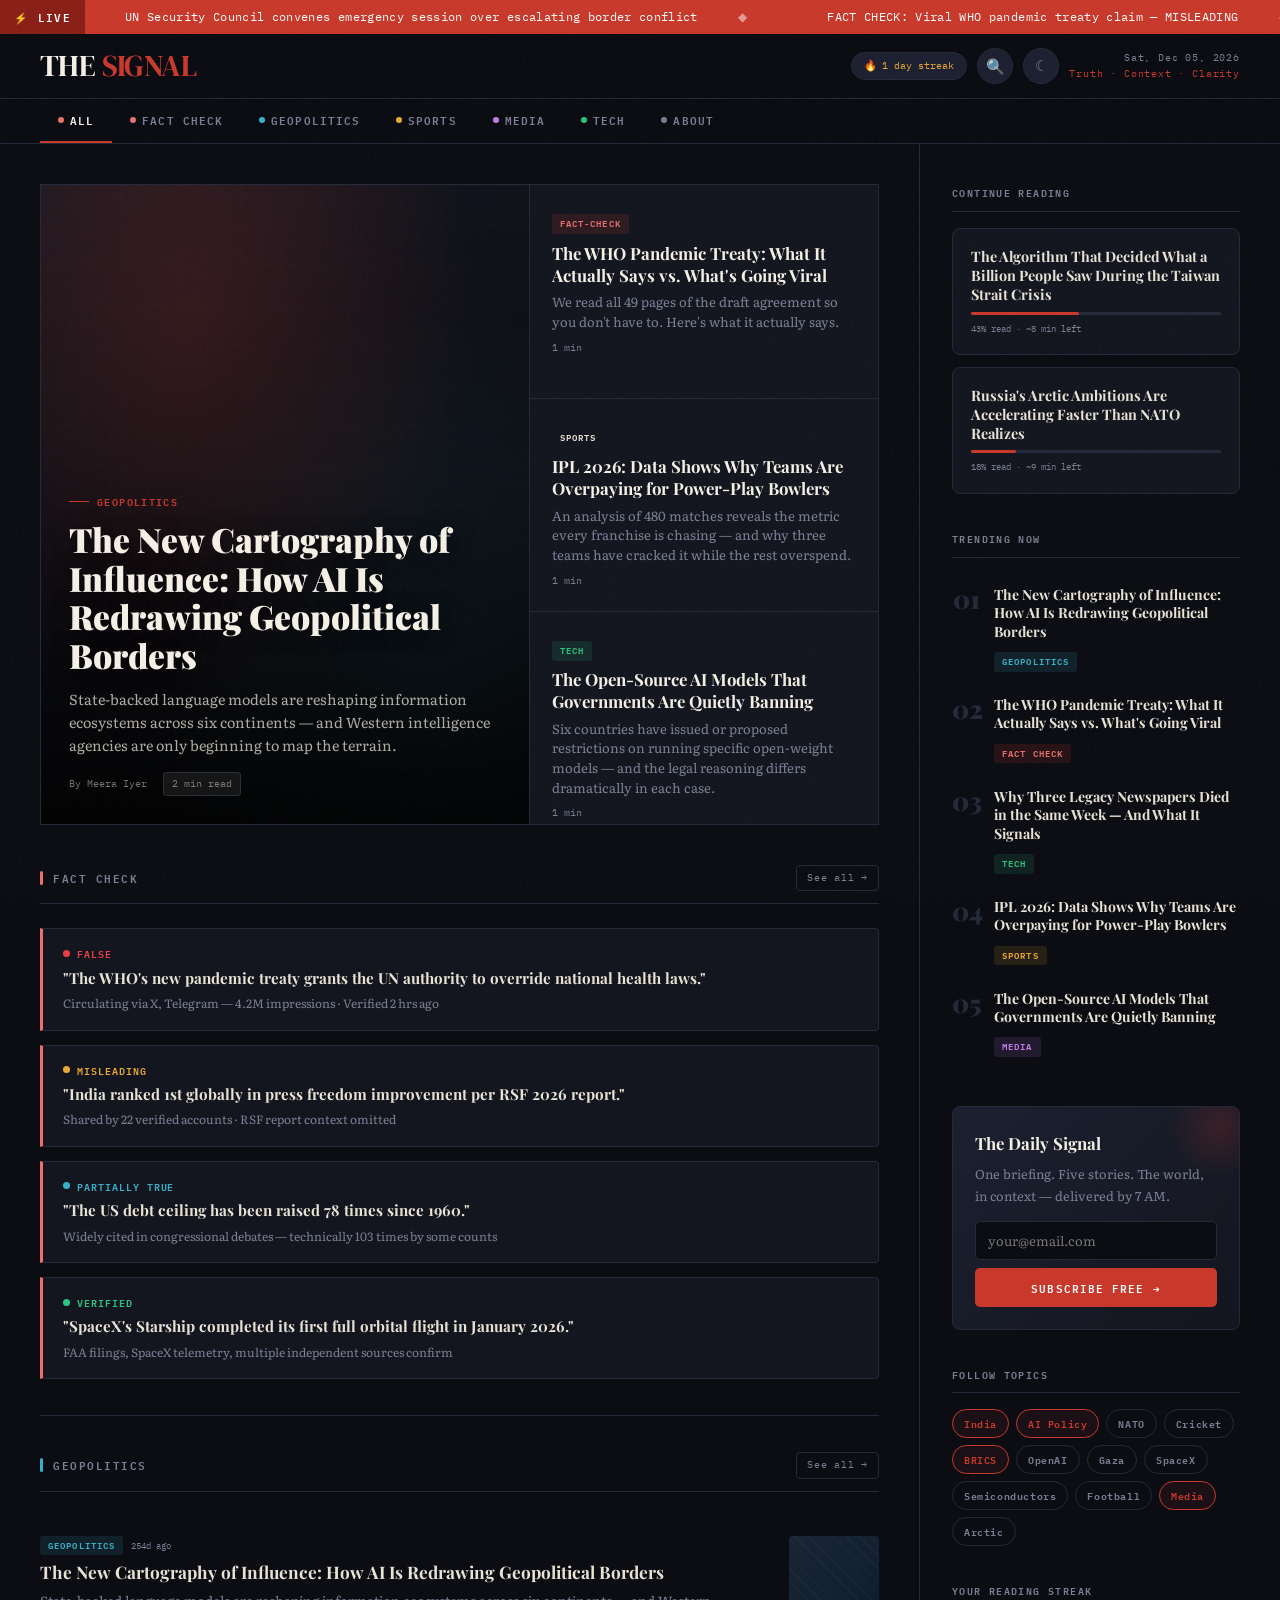
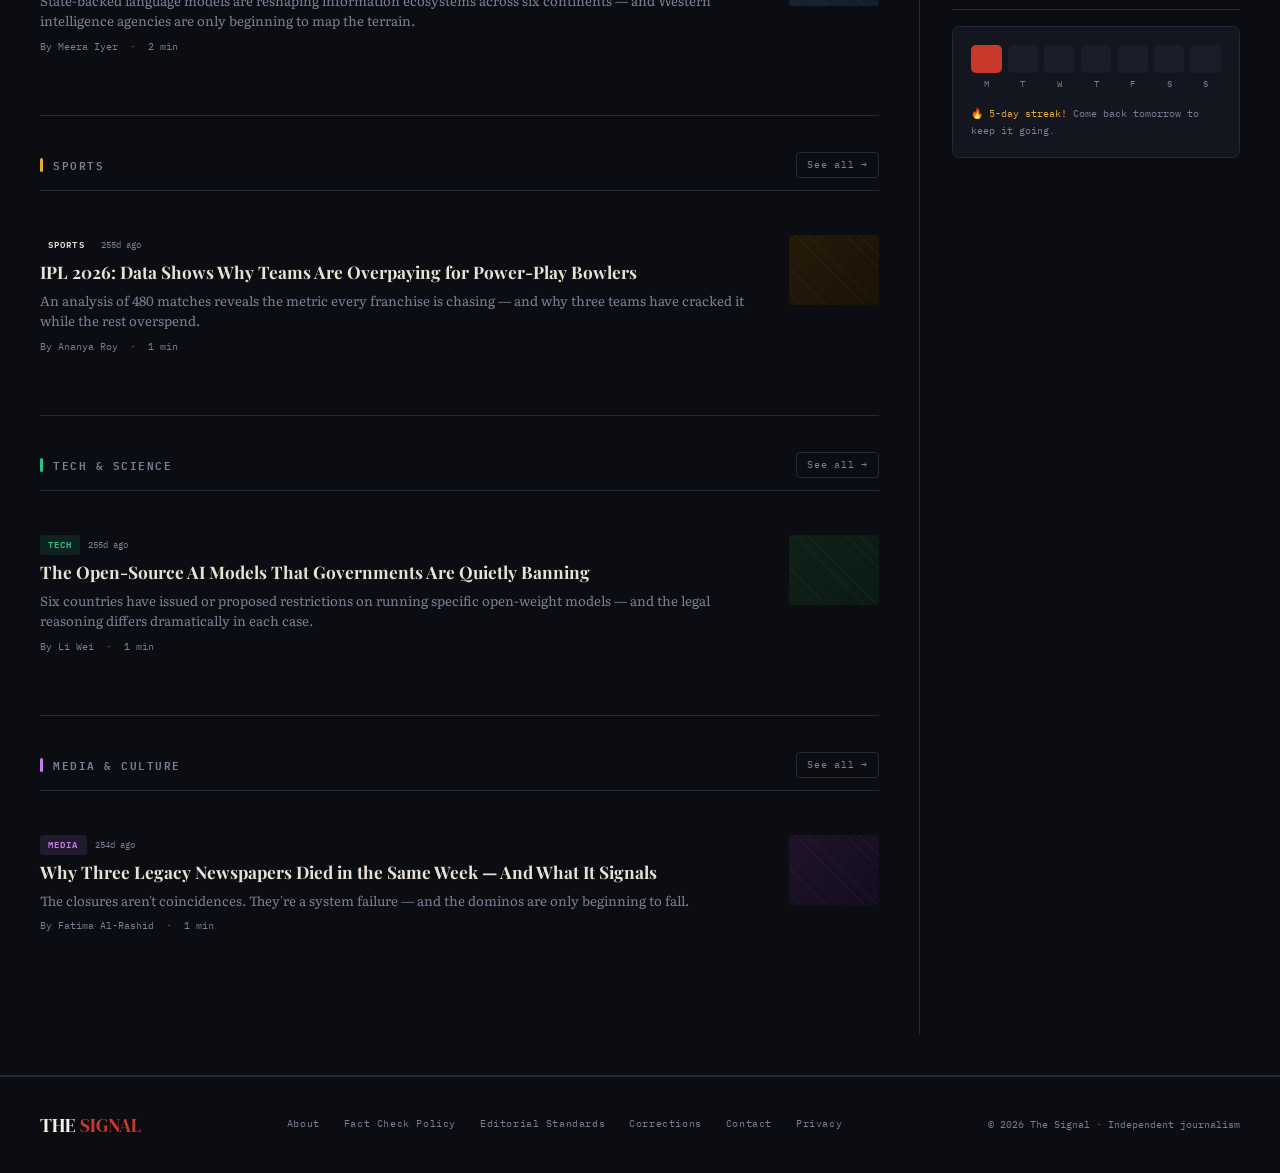
<file: index.html>
<!DOCTYPE html>
<html lang="en" data-theme="dark">
<head>
<meta charset="UTF-8"/><meta name="viewport" content="width=device-width, initial-scale=1.0"/>
<title>THE SIGNAL — Truth. Context. Clarity.</title>
<link rel="preconnect" href="https://fonts.googleapis.com"/>
<link href="https://fonts.googleapis.com/css2?family=Playfair+Display:ital,wght@0,400;0,700;0,900;1,400;1,700&family=DM+Serif+Display:ital@0;1&family=IBM+Plex+Mono:wght@400;600&family=Literata:ital,opsz,wght@0,7..72,300;0,7..72,400;0,7..72,600;1,7..72,300;1,7..72,400&display=swap" rel="stylesheet"/>
<style>
:root{--bg:#0b0d13;--surface:#13161f;--surface2:#1c2030;--border:#252a3a;--text:#e8e2d5;--muted:#7a7f94;--accent:#c8392b;--gold:#e8a832;--cyan:#3ab0c8;--green:#2dc483;--purple:#c47de8;--white:#f5f0e6;--T:.22s ease;}
[data-theme="light"]{--bg:#f4f0e8;--surface:#ece8df;--surface2:#e2ddd4;--border:#ccc7bc;--text:#1e2030;--muted:#7a7080;--white:#0d0f1a;}
*,*::before,*::after{box-sizing:border-box;margin:0;padding:0;}
html{scroll-behavior:smooth;}
body{background:var(--bg);color:var(--text);font-family:'Literata',Georgia,serif;font-size:16px;line-height:1.7;overflow-x:hidden;transition:background var(--T),color var(--T);}
body::before{content:'';position:fixed;inset:0;background-image:url("data:image/svg+xml,%3Csvg viewBox='0 0 256 256' xmlns='http://www.w3.org/2000/svg'%3E%3Cfilter id='n'%3E%3CfeTurbulence type='fractalNoise' baseFrequency='0.9' numOctaves='4' stitchTiles='stitch'/%3E%3C/filter%3E%3Crect width='100%25' height='100%25' filter='url(%23n)' opacity='0.04'/%3E%3C/svg%3E");pointer-events:none;z-index:999;opacity:.45;}
a{color:inherit;text-decoration:none;}
img{display:block;width:100%;object-fit:cover;}
/* TICKER */
.ticker-wrap{background:var(--accent);overflow:hidden;white-space:nowrap;display:flex;align-items:center;height:34px;}
.ticker-label{background:#8a1f16;color:#fff;font-family:'IBM Plex Mono',monospace;font-size:.68rem;font-weight:600;letter-spacing:.12em;padding:0 14px;height:100%;display:flex;align-items:center;flex-shrink:0;text-transform:uppercase;}
.ticker-inner{overflow:hidden;flex:1;display:flex;}
.ticker-track{display:inline-flex;animation:ticker 42s linear infinite;}
.ticker-track span{font-family:'IBM Plex Mono',monospace;font-size:.72rem;color:#fff;padding:0 40px;letter-spacing:.03em;}
.ticker-track span::after{content:'◆';margin-left:40px;opacity:.5;}
@keyframes ticker{from{transform:translateX(0)}to{transform:translateX(-50%)}}
/* HEADER */
header{border-bottom:1px solid var(--border);position:sticky;top:0;z-index:100;background:rgba(11,13,19,.97);backdrop-filter:blur(14px);transition:background var(--T);}
[data-theme="light"] header{background:rgba(244,240,232,.97);}
.header-top{display:flex;align-items:center;justify-content:space-between;padding:0 40px;height:64px;max-width:1400px;margin:0 auto;gap:14px;}
.logo{font-family:'DM Serif Display',serif;font-size:1.85rem;letter-spacing:-.02em;color:var(--white);flex-shrink:0;}
.logo span{color:var(--accent);}
.hdr-right{display:flex;align-items:center;gap:10px;}
.hdr-meta{font-family:'IBM Plex Mono',monospace;font-size:.65rem;color:var(--muted);letter-spacing:.08em;text-align:right;line-height:1.5;}
.streak-pill{display:inline-flex;align-items:center;gap:5px;background:var(--surface2);border:1px solid var(--border);border-radius:20px;padding:4px 12px;font-family:'IBM Plex Mono',monospace;font-size:.65rem;color:var(--gold);cursor:default;white-space:nowrap;}
.icon-btn{width:36px;height:36px;border-radius:50%;background:var(--surface2);border:1px solid var(--border);color:var(--muted);cursor:pointer;display:flex;align-items:center;justify-content:center;font-size:.95rem;transition:all var(--T);flex-shrink:0;}
.icon-btn:hover{color:var(--text);border-color:var(--muted);}
.hamburger{display:none;}
/* NAV */
nav{border-top:1px solid var(--border);max-width:1400px;margin:0 auto;padding:0 40px;display:flex;overflow-x:auto;scrollbar-width:none;}
nav::-webkit-scrollbar{display:none;}
.nav-link{font-family:'IBM Plex Mono',monospace;font-size:.68rem;font-weight:600;letter-spacing:.1em;text-transform:uppercase;color:var(--muted);padding:12px 18px;border-bottom:2px solid transparent;transition:all var(--T);white-space:nowrap;display:flex;align-items:center;gap:6px;}
.nav-link:hover{color:var(--text);}
.nav-link.active{color:var(--white);border-bottom-color:var(--accent);}
.nav-dot{width:6px;height:6px;border-radius:50%;flex-shrink:0;}
/* MOBILE OVERLAY */
.mob-overlay{display:none;position:fixed;inset:0;z-index:200;background:var(--bg);padding:24px;flex-direction:column;}
.mob-overlay.open{display:flex;}
.mob-close{align-self:flex-end;width:40px;height:40px;border-radius:50%;background:var(--surface2);border:1px solid var(--border);color:var(--text);font-size:1.2rem;cursor:pointer;display:flex;align-items:center;justify-content:center;margin-bottom:24px;}
.mob-link{font-family:'IBM Plex Mono',monospace;font-size:1rem;font-weight:600;letter-spacing:.08em;text-transform:uppercase;color:var(--muted);padding:18px 0;border-bottom:1px solid var(--border);display:flex;align-items:center;gap:12px;}
.mob-link:hover{color:var(--white);}
/* LAYOUT */
.container{max-width:1400px;margin:0 auto;padding:0 40px;}
.main-grid{display:grid;grid-template-columns:1fr 320px;gap:0;}
.feed{border-right:1px solid var(--border);padding:40px 40px 40px 0;}
.sidebar{padding:40px 0 40px 32px;}
/* HERO */
.hero{display:grid;grid-template-columns:1.4fr 1fr;gap:1px;background:var(--border);margin-bottom:40px;border:1px solid var(--border);}
.hero-main{background:var(--surface);position:relative;overflow:hidden;min-height:400px;display:flex;flex-direction:column;justify-content:flex-end;padding:28px;}
.hero-main::before{content:'';position:absolute;inset:0;background:linear-gradient(to top,rgba(0,0,0,.88) 0%,rgba(0,0,0,.2) 55%,transparent 100%);z-index:1;}
.hero-bg{position:absolute;inset:0;background:radial-gradient(ellipse at 30% 20%,rgba(200,57,43,.22),transparent 60%),radial-gradient(ellipse at 80% 80%,rgba(58,176,200,.12),transparent 55%),linear-gradient(135deg,#13161f,#0b0d13);transition:transform .6s ease;}
.hero-main:hover .hero-bg{transform:scale(1.04);}
.hero-grid{position:absolute;inset:0;opacity:.08;z-index:0;}
.hero-content{position:relative;z-index:2;}
.hero-tag{font-family:'IBM Plex Mono',monospace;font-size:.62rem;font-weight:600;letter-spacing:.14em;text-transform:uppercase;color:var(--accent);margin-bottom:10px;display:flex;align-items:center;gap:8px;}
.hero-tag::before{content:'';width:20px;height:1px;background:var(--accent);}
.hero-main h1{font-family:'Playfair Display',serif;font-size:2.1rem;font-weight:900;line-height:1.15;color:#f5f0e6;margin-bottom:12px;text-shadow:0 2px 20px rgba(0,0,0,.5);}
.hero-main p{font-size:.9rem;color:rgba(232,226,213,.75);line-height:1.6;}
.hero-meta{display:flex;gap:16px;align-items:center;margin-top:16px;flex-wrap:wrap;}
.hero-author{font-family:'IBM Plex Mono',monospace;font-size:.62rem;color:rgba(232,226,213,.5);}
.read-time{font-family:'IBM Plex Mono',monospace;font-size:.6rem;background:rgba(255,255,255,.07);border:1px solid rgba(255,255,255,.1);padding:3px 8px;border-radius:4px;color:rgba(232,226,213,.5);}
.hero-stack{display:flex;flex-direction:column;gap:1px;background:var(--border);}
.hero-card{background:var(--surface);padding:22px;transition:background var(--T);flex:1;position:relative;overflow:hidden;}
.hero-card:hover{background:var(--surface2);}
.hero-card::after{content:'';position:absolute;left:0;top:0;bottom:0;width:3px;opacity:0;transition:opacity var(--T);}
.hero-card:hover::after{opacity:1;}
.c-geo::after{background:var(--cyan);}.c-tech::after{background:var(--green);}.c-sport::after{background:var(--gold);}
.hero-card h3{font-family:'Playfair Display',serif;font-size:1.05rem;font-weight:700;line-height:1.3;color:var(--white);margin:8px 0 6px;}
.hero-card p{font-size:.82rem;color:var(--muted);line-height:1.5;}
/* CHIPS */
.chip{display:inline-block;font-family:'IBM Plex Mono',monospace;font-size:.58rem;font-weight:600;letter-spacing:.12em;text-transform:uppercase;padding:2px 8px;border-radius:3px;}
.ch-geo{background:rgba(58,176,200,.12);color:var(--cyan);}
.ch-tech{background:rgba(45,196,131,.12);color:var(--green);}
.ch-sport{background:rgba(232,168,50,.12);color:var(--gold);}
.ch-media{background:rgba(196,125,232,.12);color:var(--purple);}
.ch-fact{background:rgba(200,57,43,.15);color:#e87070;}
/* SECTION HEADER */
.sec-hdr{display:flex;align-items:center;justify-content:space-between;margin-bottom:24px;padding-bottom:12px;border-bottom:1px solid var(--border);}
.sec-title{font-family:'IBM Plex Mono',monospace;font-size:.68rem;font-weight:600;letter-spacing:.14em;text-transform:uppercase;color:var(--muted);display:flex;align-items:center;gap:10px;}
.sec-title::before{content:'';width:3px;height:14px;border-radius:2px;}
.sf::before{background:#e87070;}.sg::before{background:var(--cyan);}.ss::before{background:var(--gold);}.st::before{background:var(--green);}.sm::before{background:var(--purple);}
.see-all{font-family:'IBM Plex Mono',monospace;font-size:.6rem;color:var(--muted);letter-spacing:.08em;border:1px solid var(--border);padding:4px 10px;border-radius:4px;transition:all var(--T);}
.see-all:hover{color:var(--text);border-color:var(--muted);}
/* ARTICLE ROW */
.art-list{display:flex;flex-direction:column;margin-bottom:40px;}
.art-row{display:grid;grid-template-columns:1fr 90px;gap:20px;padding:20px 0;border-bottom:1px solid var(--border);transition:all var(--T);align-items:start;}
.art-row:last-child{border-bottom:none;}
.art-row:hover .art-title{color:var(--white);}
.art-row:hover .art-thumb-in{transform:scale(1.05);}
.art-tags{display:flex;align-items:center;gap:8px;margin-bottom:6px;}
.art-title{font-family:'Playfair Display',serif;font-size:1.08rem;font-weight:700;color:var(--text);line-height:1.3;transition:color var(--T);margin-bottom:6px;}
.art-exc{font-size:.83rem;color:var(--muted);line-height:1.55;margin-bottom:8px;}
.art-foot{display:flex;gap:12px;align-items:center;font-family:'IBM Plex Mono',monospace;font-size:.6rem;color:var(--muted);}
.art-thumb{width:90px;height:70px;border-radius:4px;overflow:hidden;flex-shrink:0;}
.art-thumb-in{width:100%;height:100%;transition:transform .4s ease;}
.i-geo{background:linear-gradient(135deg,#1a2535,#0e1e2e);}
.i-fact{background:linear-gradient(135deg,#2a1215,#1a0a0c);}
.i-tech{background:linear-gradient(135deg,#0f2018,#0a1a14);}
.i-sport{background:linear-gradient(135deg,#241a08,#1a1206);}
.i-media{background:linear-gradient(135deg,#1e1228,#140d1e);}
.i-pat{width:100%;height:100%;background-image:repeating-linear-gradient(45deg,transparent,transparent 8px,rgba(255,255,255,.03) 8px,rgba(255,255,255,.03) 9px);}
/* FACT CHECK */
.fc-strip{background:var(--surface);border:1px solid var(--border);border-left:3px solid #e87070;padding:16px 20px;margin-bottom:14px;transition:background var(--T);border-radius:0 4px 4px 0;}
.fc-strip:hover{background:var(--surface2);}
.verdict{font-family:'IBM Plex Mono',monospace;font-size:.6rem;font-weight:600;letter-spacing:.1em;text-transform:uppercase;margin-bottom:6px;display:flex;align-items:center;gap:7px;}
.vdot{width:7px;height:7px;border-radius:50%;}
.vf{background:#e84040;}.vm{background:var(--gold);}.vt{background:var(--green);}.vp{background:var(--cyan);}
.vfc{color:#e84040;}.vmc{color:var(--gold);}.vtc{color:var(--green);}.vpc{color:var(--cyan);}
.fc-claim{font-family:'Playfair Display',serif;font-size:.95rem;font-weight:700;color:var(--text);line-height:1.35;}
.fc-src{font-size:.75rem;color:var(--muted);margin-top:5px;}
/* SIDEBAR */
.sb-sec{margin-bottom:36px;}
.sb-title{font-family:'IBM Plex Mono',monospace;font-size:.62rem;font-weight:600;letter-spacing:.14em;text-transform:uppercase;color:var(--muted);padding-bottom:10px;margin-bottom:16px;border-bottom:1px solid var(--border);}
.rd-card{background:var(--surface);border:1px solid var(--border);border-radius:8px;padding:18px;margin-bottom:12px;transition:border-color var(--T),background var(--T);}
.rd-card:hover{border-color:var(--accent);background:var(--surface2);}
.rd-title{font-family:'Playfair Display',serif;font-size:.9rem;font-weight:700;color:var(--text);margin-bottom:8px;line-height:1.3;}
.pb-wrap{background:var(--border);border-radius:3px;height:3px;margin-bottom:6px;}
.pb{height:3px;border-radius:3px;background:var(--accent);}
.pb-pct{font-family:'IBM Plex Mono',monospace;font-size:.58rem;color:var(--muted);}
.trend-item{display:flex;gap:14px;align-items:flex-start;padding:12px 0;border-bottom:1px solid var(--border);}
.trend-item:last-child{border-bottom:none;}
.trend-item:hover .trend-ttl{color:var(--white);}
.trend-n{font-family:'Playfair Display',serif;font-size:1.6rem;font-weight:900;color:var(--border);line-height:1;flex-shrink:0;width:28px;text-align:right;}
.trend-ttl{font-family:'Playfair Display',serif;font-size:.88rem;font-weight:700;color:var(--text);line-height:1.3;transition:color var(--T);}
.nl-box{background:linear-gradient(135deg,var(--surface2),var(--surface));border:1px solid var(--border);border-radius:8px;padding:22px;position:relative;overflow:hidden;}
.nl-box::before{content:'';position:absolute;top:-30px;right:-30px;width:100px;height:100px;border-radius:50%;background:radial-gradient(circle,rgba(200,57,43,.2),transparent 70%);}
.nl-box h3{font-family:'Playfair Display',serif;font-size:1.05rem;font-weight:700;color:var(--white);margin-bottom:6px;}
.nl-box p{font-size:.8rem;color:var(--muted);margin-bottom:14px;}
.nl-inp{width:100%;background:var(--bg);border:1px solid var(--border);color:var(--text);font-family:'Literata',serif;font-size:.82rem;padding:9px 12px;border-radius:5px;margin-bottom:8px;outline:none;transition:border-color var(--T);}
.nl-inp:focus{border-color:var(--accent);}
.nl-btn{width:100%;background:var(--accent);color:#fff;border:none;padding:10px;border-radius:5px;font-family:'IBM Plex Mono',monospace;font-size:.68rem;font-weight:600;letter-spacing:.1em;text-transform:uppercase;cursor:pointer;transition:background var(--T);}
.nl-btn:hover{background:#a02d22;}
.topics{display:flex;flex-wrap:wrap;gap:7px;}
.t-pill{font-family:'IBM Plex Mono',monospace;font-size:.62rem;font-weight:600;letter-spacing:.06em;border:1px solid var(--border);padding:5px 11px;border-radius:20px;color:var(--muted);cursor:pointer;transition:all var(--T);}
.t-pill:hover{border-color:var(--text);color:var(--text);}
.t-pill.on{border-color:var(--accent);color:var(--accent);background:rgba(200,57,43,.08);}
/* DIVIDER */
.div{height:1px;background:var(--border);margin:36px 0;}
/* BTT */
.btt{position:fixed;bottom:32px;right:32px;width:44px;height:44px;border-radius:50%;background:var(--accent);color:#fff;border:none;font-size:1.1rem;cursor:pointer;display:flex;align-items:center;justify-content:center;box-shadow:0 4px 20px rgba(200,57,43,.4);opacity:0;transform:translateY(10px);transition:opacity var(--T),transform var(--T);z-index:90;}
.btt.on{opacity:1;transform:none;}
.btt:hover{background:#a02d22;}
/* FOOTER */
footer{border-top:1px solid var(--border);padding:32px 40px;max-width:1400px;margin:0 auto;display:flex;justify-content:space-between;align-items:center;flex-wrap:wrap;gap:16px;}
.f-logo{font-family:'DM Serif Display',serif;font-size:1.2rem;color:var(--white);}
.f-logo span{color:var(--accent);}
.f-links{display:flex;gap:24px;flex-wrap:wrap;}
.f-links a{font-family:'IBM Plex Mono',monospace;font-size:.62rem;letter-spacing:.06em;color:var(--muted);transition:color var(--T);}
.f-links a:hover{color:var(--text);}
.f-copy{font-family:'IBM Plex Mono',monospace;font-size:.6rem;color:var(--muted);}
/* REVEAL */
.rv{opacity:0;transform:translateY(22px);transition:opacity .5s ease,transform .5s ease;}
.rv.in{opacity:1;transform:none;}
/* RESPONSIVE */
@media(max-width:900px){
  .main-grid{grid-template-columns:1fr;}
  .feed{border-right:none;padding:24px 0;}
  .sidebar{padding:0;border-top:1px solid var(--border);}
  .hero{grid-template-columns:1fr;}
  .hero-stack{flex-direction:row;overflow-x:auto;}
  .hero-card{min-width:220px;}
  .container,.header-top{padding:0 20px;}
  nav{padding:0 20px;display:none;}
  footer{padding:24px 20px;}
  .hamburger{display:flex!important;}
  .hdr-meta{display:none;}
}
@media(max-width:600px){
  .hero-main h1{font-size:1.5rem;}
  .hero-stack{flex-direction:column;}
  .art-row{grid-template-columns:1fr 72px;}
}
</style>
</head>
<body>

<div class="ticker-wrap">
  <div class="ticker-label">⚡ Live</div>
  <div class="ticker-inner">
    <div class="ticker-track">
      <span>UN Security Council convenes emergency session over escalating border conflict</span>
      <span>FACT CHECK: Viral WHO pandemic treaty claim — MISLEADING</span>
      <span>Apple unveils spatial computing SDK for third-party developers</span>
      <span>Champions League semifinal draw: all-European clash confirmed</span>
      <span>Deepfake election ad triggers FEC investigation in three swing states</span>
      <span>OpenAI board approves $4B restructuring amid investor pressure</span>
      <span>UN Security Council convenes emergency session over escalating border conflict</span>
      <span>FACT CHECK: Viral WHO pandemic treaty claim — MISLEADING</span>
      <span>Apple unveils spatial computing SDK for third-party developers</span>
      <span>Champions League semifinal draw: all-European clash confirmed</span>
      <span>Deepfake election ad triggers FEC investigation in three swing states</span>
      <span>OpenAI board approves $4B restructuring amid investor pressure</span>
    </div>
  </div>
</div>

<header>
  <div class="header-top">
    <a href="index.html" class="logo">THE <span>SIGNAL</span></a>
    <div class="hdr-right">
      <div class="streak-pill">🔥 <span id="streak-count">5 day streak</span></div>
      <a href="search.html" class="icon-btn" title="Search">🔍</a>
      <button class="icon-btn" id="themeBtn" onclick="toggleTheme()" title="Toggle theme">☾</button>
      <button class="icon-btn hamburger" onclick="document.getElementById('mob').classList.toggle('open')" title="Menu">☰</button>
      <div class="hdr-meta">
        <div id="live-date">Thu, 26 Mar 2026</div>
        <div style="color:var(--accent)">Truth · Context · Clarity</div>
      </div>
    </div>
  </div>
  <nav>
    <a class="nav-link active" href="index.html"><span class="nav-dot" style="background:#e87070"></span>All</a>
    <a class="nav-link" href="category.html?cat=factcheck"><span class="nav-dot" style="background:#e87070"></span>Fact Check</a>
    <a class="nav-link" href="category.html?cat=geopolitics"><span class="nav-dot" style="background:var(--cyan)"></span>Geopolitics</a>
    <a class="nav-link" href="category.html?cat=sports"><span class="nav-dot" style="background:var(--gold)"></span>Sports</a>
    <a class="nav-link" href="category.html?cat=media"><span class="nav-dot" style="background:var(--purple)"></span>Media</a>
    <a class="nav-link" href="category.html?cat=tech"><span class="nav-dot" style="background:var(--green)"></span>Tech</a>
    <a class="nav-link" href="about.html"><span class="nav-dot" style="background:var(--muted)"></span>About</a>
  </nav>
</header>

<div class="mob-overlay" id="mob">
  <button class="mob-close" onclick="document.getElementById('mob').classList.remove('open')">✕</button>
  <a class="mob-link" href="index.html"><span class="nav-dot" style="background:#e87070;width:10px;height:10px;"></span>All Stories</a>
  <a class="mob-link" href="category.html?cat=factcheck"><span class="nav-dot" style="background:#e87070;width:10px;height:10px;"></span>Fact Check</a>
  <a class="mob-link" href="category.html?cat=geopolitics"><span class="nav-dot" style="background:var(--cyan);width:10px;height:10px;"></span>Geopolitics</a>
  <a class="mob-link" href="category.html?cat=sports"><span class="nav-dot" style="background:var(--gold);width:10px;height:10px;"></span>Sports</a>
  <a class="mob-link" href="category.html?cat=media"><span class="nav-dot" style="background:var(--purple);width:10px;height:10px;"></span>Media</a>
  <a class="mob-link" href="category.html?cat=tech"><span class="nav-dot" style="background:var(--green);width:10px;height:10px;"></span>Tech</a>
  <a class="mob-link" href="search.html">🔍 Search</a>
  <a class="mob-link" href="about.html">About The Signal</a>
</div>

<div class="container">
<div class="main-grid">
<main class="feed">

  <div class="hero rv">
    <a class="hero-main" href="article.html">
      <div class="hero-bg"></div>
      <div class="hero-grid"><svg width="100%" height="100%" xmlns="http://www.w3.org/2000/svg"><defs><pattern id="g" width="40" height="40" patternUnits="userSpaceOnUse"><path d="M 40 0 L 0 0 0 40" fill="none" stroke="rgba(255,255,255,.5)" stroke-width=".5"/></pattern></defs><rect width="100%" height="100%" fill="url(#g)"/></svg></div>
      <div class="hero-content">
        <div class="hero-tag">Cover Story</div>
        <h1>The New Cartography of Influence: How AI Is Redrawing Geopolitical Borders</h1>
        <p>State-backed language models are reshaping information ecosystems across six continents — and Western intelligence agencies are only beginning to map the terrain.</p>
        <div class="hero-meta"><span class="hero-author">By Meera Iyer · Senior Correspondent</span><span class="read-time">12 min read</span></div>
      </div>
    </a>
    <div class="hero-stack">
      <a class="hero-card c-geo" href="article.html"><span class="chip ch-geo">Geopolitics</span><h3>India–China Border Standoff Enters Fourth Week as Diplomats Stall</h3><p>Satellite imagery reveals new encampments at disputed Himalayan passes.</p><div class="art-foot" style="margin-top:8px"><span>8 min</span></div></a>
      <a class="hero-card c-tech" href="article.html"><span class="chip ch-tech">Tech</span><h3>The Semiconductor Arms Race Nobody Is Talking About</h3><p>Three nations quietly building chip independence outside US export controls.</p><div class="art-foot" style="margin-top:8px"><span>6 min</span></div></a>
      <a class="hero-card c-sport" href="article.html"><span class="chip ch-sport">Sports</span><h3>Inside the $3.2B Bid That Could Reshape European Football Forever</h3><p>A sovereign wealth fund eyes three clubs — and FIFA's silence is deafening.</p><div class="art-foot" style="margin-top:8px"><span>5 min</span></div></a>
    </div>
  </div>

  <div class="rv">
    <div class="sec-hdr"><div class="sec-title sf">Fact Check</div><a class="see-all" href="category.html?cat=factcheck">See all →</a></div>
    <a href="article.html" style="display:block"><div class="fc-strip"><div class="verdict vfc"><span class="vdot vf"></span>False</div><div class="fc-claim">"The WHO's new pandemic treaty grants the UN authority to override national health laws."</div><div class="fc-src">Circulating via X, Telegram — 4.2M impressions · Verified 2 hrs ago</div></div></a>
    <a href="article.html" style="display:block"><div class="fc-strip"><div class="verdict vmc"><span class="vdot vm"></span>Misleading</div><div class="fc-claim">"India ranked 1st globally in press freedom improvement per RSF 2026 report."</div><div class="fc-src">Shared by 22 verified accounts · RSF report context omitted</div></div></a>
    <a href="article.html" style="display:block"><div class="fc-strip"><div class="verdict vpc"><span class="vdot vp"></span>Partially True</div><div class="fc-claim">"The US debt ceiling has been raised 78 times since 1960."</div><div class="fc-src">Widely cited in congressional debates — technically 103 times by some counts</div></div></a>
    <a href="article.html" style="display:block"><div class="fc-strip"><div class="verdict vtc"><span class="vdot vt"></span>Verified</div><div class="fc-claim">"SpaceX's Starship completed its first full orbital flight in January 2026."</div><div class="fc-src">FAA filings, SpaceX telemetry, multiple independent sources confirm</div></div></a>
  </div>

  <div class="div"></div>

  <div class="rv">
    <div class="sec-hdr"><div class="sec-title sg">Geopolitics</div><a class="see-all" href="category.html?cat=geopolitics">See all →</a></div>
    <div class="art-list">
      <a class="art-row" href="article.html"><div><div class="art-tags"><span class="chip ch-geo">Geopolitics</span><span style="font-family:'IBM Plex Mono',monospace;font-size:.58rem;color:var(--muted)">2h ago</span></div><div class="art-title">Gaza Ceasefire Negotiations Collapse as Both Sides Blame Mediators</div><div class="art-exc">Talks in Cairo broke down overnight after a disputed pre-condition over prisoner releases. Qatari officials are reportedly flying to Washington today.</div><div class="art-foot"><span>By Amir Hassan</span><span>·</span><span>9 min</span></div></div><div class="art-thumb"><div class="art-thumb-in i-geo"><div class="i-pat"></div></div></div></a>
      <a class="art-row" href="article.html"><div><div class="art-tags"><span class="chip ch-geo">Geopolitics</span><span style="font-family:'IBM Plex Mono',monospace;font-size:.58rem;color:var(--muted)">5h ago</span></div><div class="art-title">Russia's Arctic Ambitions Are Accelerating Faster Than NATO Realizes</div><div class="art-exc">New satellite data reveals three ice-capable naval bases under construction above the Arctic Circle — all within 200 nautical miles of Norwegian waters.</div><div class="art-foot"><span>By Elena Kovacs</span><span>·</span><span>11 min</span></div></div><div class="art-thumb"><div class="art-thumb-in i-geo"><div class="i-pat"></div></div></div></a>
      <a class="art-row" href="article.html"><div><div class="art-tags"><span class="chip ch-geo">Geopolitics</span><span style="font-family:'IBM Plex Mono',monospace;font-size:.58rem;color:var(--muted)">Yesterday</span></div><div class="art-title">BRICS Expansion Hits Turbulence as Original Members Diverge on Voting Rights</div><div class="art-exc">The proposed two-tiered membership structure is fracturing the bloc — and China and India are on opposite sides.</div><div class="art-foot"><span>By Priya Mehta</span><span>·</span><span>7 min</span></div></div><div class="art-thumb"><div class="art-thumb-in i-geo"><div class="i-pat"></div></div></div></a>
    </div>
  </div>

  <div class="div"></div>

  <div class="rv">
    <div class="sec-hdr"><div class="sec-title ss">Sports</div><a class="see-all" href="category.html?cat=sports">See all →</a></div>
    <div class="art-list">
      <a class="art-row" href="article.html"><div><div class="art-tags"><span class="chip ch-sport">Sports</span><span style="font-family:'IBM Plex Mono',monospace;font-size:.58rem;color:var(--muted)">1h ago</span></div><div class="art-title">Neeraj Chopra Eyes World Record at Lausanne Diamond League Opener</div><div class="art-exc">The Olympic champion enters the season with a new coach, a revamped run-up, and a 91m target that would rewrite athletics history.</div><div class="art-foot"><span>By Rohit Sharma</span><span>·</span><span>5 min</span></div></div><div class="art-thumb"><div class="art-thumb-in i-sport"><div class="i-pat"></div></div></div></a>
      <a class="art-row" href="article.html"><div><div class="art-tags"><span class="chip ch-sport">Sports</span><span style="font-family:'IBM Plex Mono',monospace;font-size:.58rem;color:var(--muted)">3h ago</span></div><div class="art-title">IPL 2026: Data Shows Why Teams Are Overpaying for Power-Play Bowlers</div><div class="art-exc">An analysis of 480 matches reveals the metric every franchise is chasing — and why three teams have cracked it while the rest overspend on batting depth.</div><div class="art-foot"><span>By Ananya Roy</span><span>·</span><span>8 min</span></div></div><div class="art-thumb"><div class="art-thumb-in i-sport"><div class="i-pat"></div></div></div></a>
    </div>
  </div>

  <div class="div"></div>

  <div class="rv">
    <div class="sec-hdr"><div class="sec-title st">Tech &amp; Science</div><a class="see-all" href="category.html?cat=tech">See all →</a></div>
    <div class="art-list">
      <a class="art-row" href="article.html"><div><div class="art-tags"><span class="chip ch-tech">Tech</span><span style="font-family:'IBM Plex Mono',monospace;font-size:.58rem;color:var(--muted)">4h ago</span></div><div class="art-title">The Open-Source AI Models That Governments Are Quietly Banning</div><div class="art-exc">Six countries have issued or proposed restrictions on running specific open-weight models — and the legal reasoning differs dramatically in each case.</div><div class="art-foot"><span>By Li Wei</span><span>·</span><span>10 min</span></div></div><div class="art-thumb"><div class="art-thumb-in i-tech"><div class="i-pat"></div></div></div></a>
      <a class="art-row" href="article.html"><div><div class="art-tags"><span class="chip ch-tech">Tech</span><span style="font-family:'IBM Plex Mono',monospace;font-size:.58rem;color:var(--muted)">6h ago</span></div><div class="art-title">India's $10B Chip Subsidy Program Is Working — But Not the Way Anyone Planned</div><div class="art-exc">Tata Electronics is producing 28nm chips ahead of schedule, but the talent gap is forcing a rethink of the entire education pipeline.</div><div class="art-foot"><span>By Vikram Das</span><span>·</span><span>7 min</span></div></div><div class="art-thumb"><div class="art-thumb-in i-tech"><div class="i-pat"></div></div></div></a>
    </div>
  </div>

  <div class="div"></div>

  <div class="rv">
    <div class="sec-hdr"><div class="sec-title sm">Media &amp; Culture</div><a class="see-all" href="category.html?cat=media">See all →</a></div>
    <div class="art-list">
      <a class="art-row" href="article.html"><div><div class="art-tags"><span class="chip ch-media">Media</span><span style="font-family:'IBM Plex Mono',monospace;font-size:.58rem;color:var(--muted)">Today</span></div><div class="art-title">Why Three Legacy Newspapers Died in the Same Week — And What It Signals</div><div class="art-exc">The closures of The Denver Post's print edition, The Baltimore Sun's weekend supplement, and one more regional daily aren't coincidences. They're a system failure.</div><div class="art-foot"><span>By Fatima Al-Rashid</span><span>·</span><span>9 min</span></div></div><div class="art-thumb"><div class="art-thumb-in i-media"><div class="i-pat"></div></div></div></a>
      <a class="art-row" href="article.html"><div><div class="art-tags"><span class="chip ch-media">Media</span><span style="font-family:'IBM Plex Mono',monospace;font-size:.58rem;color:var(--muted)">Yesterday</span></div><div class="art-title">The Algorithm That Decided What a Billion People Saw During the Taiwan Strait Crisis</div><div class="art-exc">An internal Meta audit leaked to The Signal reveals how feed-ranking systems suppressed context while amplifying outrage during the most dangerous 72 hours of 2026.</div><div class="art-foot"><span>By The Signal Investigations Desk</span><span>·</span><span>14 min</span></div></div><div class="art-thumb"><div class="art-thumb-in i-media"><div class="i-pat"></div></div></div></a>
    </div>
  </div>

</main>

<aside class="sidebar">
  <div class="sb-sec rv">
    <div class="sb-title">Continue Reading</div>
    <a href="article.html"><div class="rd-card"><div class="rd-title">The Algorithm That Decided What a Billion People Saw During the Taiwan Strait Crisis</div><div class="pb-wrap"><div class="pb" style="width:43%"></div></div><div class="pb-pct">43% read · ~8 min left</div></div></a>
    <a href="article.html"><div class="rd-card"><div class="rd-title">Russia's Arctic Ambitions Are Accelerating Faster Than NATO Realizes</div><div class="pb-wrap"><div class="pb" style="width:18%"></div></div><div class="pb-pct">18% read · ~9 min left</div></div></a>
  </div>

  <div class="sb-sec rv">
    <div class="sb-title">Trending Now</div>
    <a href="article.html" style="display:block"><div class="trend-item"><div class="trend-n">01</div><div><div class="trend-ttl">Gaza Ceasefire Collapse: What Happens Next</div><div style="margin-top:4px"><span class="chip ch-geo">Geopolitics</span></div></div></div></a>
    <a href="article.html" style="display:block"><div class="trend-item"><div class="trend-n">02</div><div><div class="trend-ttl">WHO Pandemic Treaty: Separating Fact from Fear</div><div style="margin-top:4px"><span class="chip ch-fact">Fact Check</span></div></div></div></a>
    <a href="article.html" style="display:block"><div class="trend-item"><div class="trend-n">03</div><div><div class="trend-ttl">India's Chip Subsidy: Early Lessons</div><div style="margin-top:4px"><span class="chip ch-tech">Tech</span></div></div></div></a>
    <a href="article.html" style="display:block"><div class="trend-item"><div class="trend-n">04</div><div><div class="trend-ttl">IPL 2026 Power-Play Bowling Analysis</div><div style="margin-top:4px"><span class="chip ch-sport">Sports</span></div></div></div></a>
    <a href="article.html" style="display:block"><div class="trend-item"><div class="trend-n">05</div><div><div class="trend-ttl">Legacy Newspapers: A System Failure</div><div style="margin-top:4px"><span class="chip ch-media">Media</span></div></div></div></a>
  </div>

  <div class="sb-sec rv">
    <div class="nl-box">
      <h3>The Daily Signal</h3>
      <p>One briefing. Five stories. The world, in context — delivered by 7 AM.</p>
      <input class="nl-inp" id="nl-email" placeholder="your@email.com" type="email"/>
      <button class="nl-btn" onclick="subNL(this)">Subscribe Free →</button>
    </div>
  </div>

  <div class="sb-sec rv">
    <div class="sb-title">Follow Topics</div>
    <div class="topics">
      <div class="t-pill on" onclick="this.classList.toggle('on')">India</div>
      <div class="t-pill on" onclick="this.classList.toggle('on')">AI Policy</div>
      <div class="t-pill" onclick="this.classList.toggle('on')">NATO</div>
      <div class="t-pill" onclick="this.classList.toggle('on')">Cricket</div>
      <div class="t-pill on" onclick="this.classList.toggle('on')">BRICS</div>
      <div class="t-pill" onclick="this.classList.toggle('on')">OpenAI</div>
      <div class="t-pill" onclick="this.classList.toggle('on')">Gaza</div>
      <div class="t-pill" onclick="this.classList.toggle('on')">SpaceX</div>
      <div class="t-pill" onclick="this.classList.toggle('on')">Semiconductors</div>
      <div class="t-pill" onclick="this.classList.toggle('on')">Football</div>
      <div class="t-pill on" onclick="this.classList.toggle('on')">Media</div>
      <div class="t-pill" onclick="this.classList.toggle('on')">Arctic</div>
    </div>
  </div>

  <div class="sb-sec rv">
    <div class="sb-title">Your Reading Streak</div>
    <div style="background:var(--surface);border:1px solid var(--border);border-radius:8px;padding:18px">
      <div id="streak-cal" style="display:flex;gap:6px;margin-bottom:14px"></div>
      <div style="font-family:'IBM Plex Mono',monospace;font-size:.62rem;color:var(--muted)">🔥 <span style="color:var(--gold)">5-day streak!</span> Come back tomorrow to keep it going.</div>
    </div>
  </div>
</aside>

</div></div>

<div style="border-top:1px solid var(--border);margin-top:40px">
<footer>
  <a href="index.html" class="f-logo">THE <span>SIGNAL</span></a>
  <div class="f-links">
    <a href="about.html">About</a>
    <a href="about.html#factcheck">Fact Check Policy</a>
    <a href="about.html#editorial">Editorial Standards</a>
    <a href="about.html#corrections">Corrections</a>
    <a href="about.html#contact">Contact</a>
    <a href="#">Privacy</a>
  </div>
  <div class="f-copy">© 2026 The Signal · Independent journalism</div>
</footer>
</div>

<button class="btt" id="btt" onclick="window.scrollTo({top:0,behavior:'smooth'})">↑</button>

<script>
/* ── THEME ── */
function toggleTheme(){const h=document.documentElement,l=h.getAttribute('data-theme')==='light';h.setAttribute('data-theme',l?'dark':'light');document.getElementById('themeBtn').textContent=l?'☾':'☀';localStorage.setItem('sg-theme',l?'dark':'light');}
(function(){const s=localStorage.getItem('sg-theme')||'dark';document.documentElement.setAttribute('data-theme',s);document.getElementById('themeBtn').textContent=s==='light'?'☀':'☾';})();

/* ── SCROLL / UTILS ── */
window.addEventListener('scroll',()=>{document.getElementById('btt').classList[window.scrollY>300?'add':'remove']('on');});
document.getElementById('live-date').textContent=new Date().toLocaleDateString('en-US',{weekday:'short',day:'2-digit',month:'short',year:'numeric'});
function subNL(btn){const i=document.getElementById('nl-email');if(!i.value.includes('@')){i.style.borderColor='var(--accent)';return;}btn.textContent='✓ You\'re in!';btn.style.background='var(--green)';btn.disabled=true;}

/* ── STREAK ── */
(function(){
  const today=new Date().toDateString();
  const last=localStorage.getItem('sg-last-visit');
  let streak=parseInt(localStorage.getItem('sg-streak')||'0');
  if(last!==today){const yest=new Date(Date.now()-86400000).toDateString();streak=last===yest?Math.min(streak+1,14):1;localStorage.setItem('sg-streak',streak);localStorage.setItem('sg-last-visit',today);}
  document.getElementById('streak-count').textContent=streak+' day streak';
  const days=['M','T','W','T','F','S','S'],c=document.getElementById('streak-cal');
  if(!c)return;
  days.forEach((d,i)=>{const w=document.createElement('div');w.style.cssText='flex:1;text-align:center';const dot=document.createElement('div');dot.style.cssText=`height:28px;border-radius:5px;margin-bottom:4px;background:${i<streak?'var(--accent)':'var(--border)'};opacity:${i<streak?1:.4}`;const lbl=document.createElement('div');lbl.style.cssText='font-family:"IBM Plex Mono",monospace;font-size:.55rem;color:var(--muted)';lbl.textContent=d;w.appendChild(dot);w.appendChild(lbl);c.appendChild(w);});
})();

/* ── LOAD POSTS FROM posts.json ── */
const CHIP={'geopolitics':'ch-geo','fact-check':'ch-fact','sports':'ch-sport','tech':'ch-tech','media':'ch-media'};
const THUMBBG={'geopolitics':'i-geo','fact-check':'i-fact','sports':'i-sport','tech':'i-tech','media':'i-media'};
const SECCLASS={'geopolitics':'sg','fact-check':'sf','sports':'ss','tech':'st','media':'sm'};
const CATLINK={'geopolitics':'category.html?cat=geopolitics','fact-check':'category.html?cat=factcheck','sports':'category.html?cat=sports','tech':'category.html?cat=tech','media':'category.html?cat=media'};
function ago(dateStr){try{const d=new Date(dateStr),now=new Date(),diff=Math.floor((now-d)/60000);if(diff<60)return diff+'m ago';if(diff<1440)return Math.floor(diff/60)+'h ago';return Math.floor(diff/1440)+'d ago';}catch(e){return dateStr;}}
function esc(s){return String(s||'').replace(/&/g,'&amp;').replace(/</g,'&lt;').replace(/>/g,'&gt;').replace(/"/g,'&quot;');}

async function loadAndRender(){
  try{
    const res=await fetch('posts.json?v='+Date.now());
    if(!res.ok) return;
    const db=await res.json();
    const posts=(db.posts||[]).filter(p=>p.status!=='draft');
    const settings=db.settings||{};

    /* Update site name/tagline */
    if(settings.siteName){document.querySelectorAll('.logo,.f-logo').forEach(el=>{const name=settings.siteName.split(' ');el.innerHTML=name.slice(0,-1).join(' ')+' <span>'+name[name.length-1]+'</span>';});}

    /* Update ticker */
    if(settings.ticker&&settings.ticker.length){
      const track=document.querySelector('.ticker-track');
      if(track){const items=[...settings.ticker,...settings.ticker];track.innerHTML=items.map(t=>`<span>${esc(t)}</span>`).join('');}
    }

    /* Update newsletter */
    if(settings.newsletter){
      const nlBox=document.querySelector('.nl-box');
      if(nlBox){nlBox.querySelector('h3').textContent=settings.newsletter.heading||'The Daily Signal';nlBox.querySelector('p').textContent=settings.newsletter.desc||'';}
    }

    /* HERO: featured post or latest */
    const hero=posts.find(p=>p.featured)||posts[0];
    if(hero){
      const hMain=document.querySelector('.hero-main');
      if(hMain){
        hMain.href='article.html?id='+hero.id;
        hMain.querySelector('.hero-tag').textContent=hero.category||'Cover Story';
        hMain.querySelector('h1').textContent=hero.title;
        hMain.querySelector('p').textContent=hero.excerpt||'';
        hMain.querySelector('.hero-author').textContent='By '+hero.author;
        hMain.querySelector('.read-time').textContent=Math.max(1,Math.ceil((hero.content||'').split(' ').length/200))+' min read';
        if(hero.coverImage){const bg=hMain.querySelector('.hero-bg');if(bg){bg.style.backgroundImage='url('+hero.coverImage+')';bg.style.backgroundSize='cover';}}
      }
      const stack=posts.filter(p=>p.id!==hero.id).slice(0,3);
      const cards=document.querySelectorAll('.hero-card');
      stack.forEach((p,i)=>{
        if(!cards[i])return;
        cards[i].href='article.html?id='+p.id;
        cards[i].className='hero-card c-'+p.category;
        cards[i].querySelector('span').className='chip ch-'+(p.category==='fact-check'?'fact':p.category==='geopolitics'?'geo':p.category);
        cards[i].querySelector('span').textContent=p.category;
        cards[i].querySelector('h3').textContent=p.title;
        cards[i].querySelector('p').textContent=p.excerpt||'';
        const ft=cards[i].querySelector('.art-foot');if(ft)ft.querySelector('span').textContent=Math.max(1,Math.ceil((p.content||'').split(' ').length/200))+' min';
      });
    }

    /* RENDER SECTIONS */
    const SECTIONS=['fact-check','geopolitics','sports','tech','media'];
    SECTIONS.forEach(cat=>{
      const catPosts=posts.filter(p=>p.category===cat);
      const secId=cat.replace('-','');
      const list=document.querySelector('.art-list[data-cat="'+cat+'"],.art-list');
      /* Find section by section-title class */
      const allSecs=document.querySelectorAll('.rv');
      allSecs.forEach(sec=>{
        const title=sec.querySelector('.sec-title');
        if(!title)return;
        const cls=Array.from(title.classList);
        const map={'sf':'fact-check','sg':'geopolitics','ss':'sports','st':'tech','sm':'media'};
        const secCat=Object.entries(map).find(([k])=>cls.includes(k));
        if(!secCat)return;
        const thisCat=secCat[1];
        const artList=sec.querySelector('.art-list');
        if(!artList)return;
        const catData=posts.filter(p=>p.category===thisCat);
        artList.innerHTML='';
        if(thisCat==='fact-check'){
          /* Fact check strips */
          const strip=sec;const verdicts={false:'vfc',misleading:'vmc','partially-true':'vpc',verified:'vtc'};
          const vdots={false:'vf',misleading:'vm','partially-true':'vp',verified:'vt'};
          const vlabels={false:'False',misleading:'Misleading','partially-true':'Partially True',verified:'Verified'};
          catData.slice(0,4).forEach(p=>{
            const v=p.factCheck?.verdict||'false';
            const el=document.createElement('a');el.href='article.html?id='+p.id;el.style.display='block';
            el.innerHTML=`<div class="fc-strip"><div class="verdict ${verdicts[v]||''}"><span class="vdot ${vdots[v]||''}"></span>${vlabels[v]||'False'}</div><div class="fc-claim">${p.factCheck?.claim?'"'+esc(p.factCheck.claim)+'"':esc(p.title)}</div><div class="fc-src">${esc(p.factCheck?.source||'')}</div></div>`;
            sec.appendChild(el);
          });
          /* Remove old strips */
          sec.querySelectorAll('a[href]').forEach(a=>{if(!a.closest('.art-list')&&a.href.includes('article')){}});
          return;
        }
        catData.slice(0,3).forEach(p=>{
          const mins=Math.max(1,Math.ceil((p.content||'').split(' ').length/200));
          const a=document.createElement('a');a.className='art-row';a.href='article.html?id='+p.id;
          a.innerHTML=`<div><div class="art-tags"><span class="chip ch-${p.category==='fact-check'?'fact':p.category==='geopolitics'?'geo':p.category}">${p.category}</span><span style="font-family:'IBM Plex Mono',monospace;font-size:.58rem;color:var(--muted)">${ago(p.date)}</span></div><div class="art-title">${esc(p.title)}</div><div class="art-exc">${esc(p.excerpt||'')}</div><div class="art-foot"><span>By ${esc(p.author)}</span><span>·</span><span>${mins} min</span></div></div><div class="art-thumb"><div class="art-thumb-in ${THUMBBG[p.category]||''}"><div class="i-pat"></div></div></div>`;
          artList.appendChild(a);
        });
      });
    });

    /* SIDEBAR TRENDING */
    const trendEl=document.querySelectorAll('[href="article.html"]');
    const trendItems=document.querySelectorAll('.trend-item');
    const byViews=[...posts].sort((a,b)=>new Date(b.date)-new Date(a.date)).slice(0,5);
    trendItems.forEach((item,i)=>{
      const p=byViews[i];if(!p)return;
      item.closest('a')&&(item.closest('a').href='article.html?id='+p.id);
      const ttl=item.querySelector('.trend-ttl');if(ttl)ttl.textContent=p.title;
    });

    /* CONTINUE READING from localStorage */
    const reading=JSON.parse(localStorage.getItem('sg-reading')||'[]');
    const crCards=document.querySelectorAll('.rd-card');
    reading.slice(0,2).forEach((r,i)=>{
      if(!crCards[i])return;
      const p=posts.find(x=>x.id===r.id);if(!p)return;
      crCards[i].closest('a').href='article.html?id='+p.id;
      crCards[i].querySelector('.rd-title').textContent=p.title;
      crCards[i].querySelector('.pb').style.width=r.pct+'%';
      crCards[i].querySelector('.pb-pct').textContent=r.pct+'% read · ~'+Math.max(1,Math.ceil((p.content||'').split(' ').length/200*(1-r.pct/100)))+' min left';
    });

  }catch(e){console.log('posts.json not found — showing static content',e);}
}
loadAndRender();

/* ── SCROLL REVEAL ── */
const rvs=document.querySelectorAll('.rv'),obs=new IntersectionObserver((e)=>{e.forEach((en,i)=>{if(en.isIntersecting){setTimeout(()=>en.target.classList.add('in'),i*60);obs.unobserve(en.target);}});},{threshold:.06});rvs.forEach(r=>obs.observe(r));
</script>
</body>
</html>
</file>
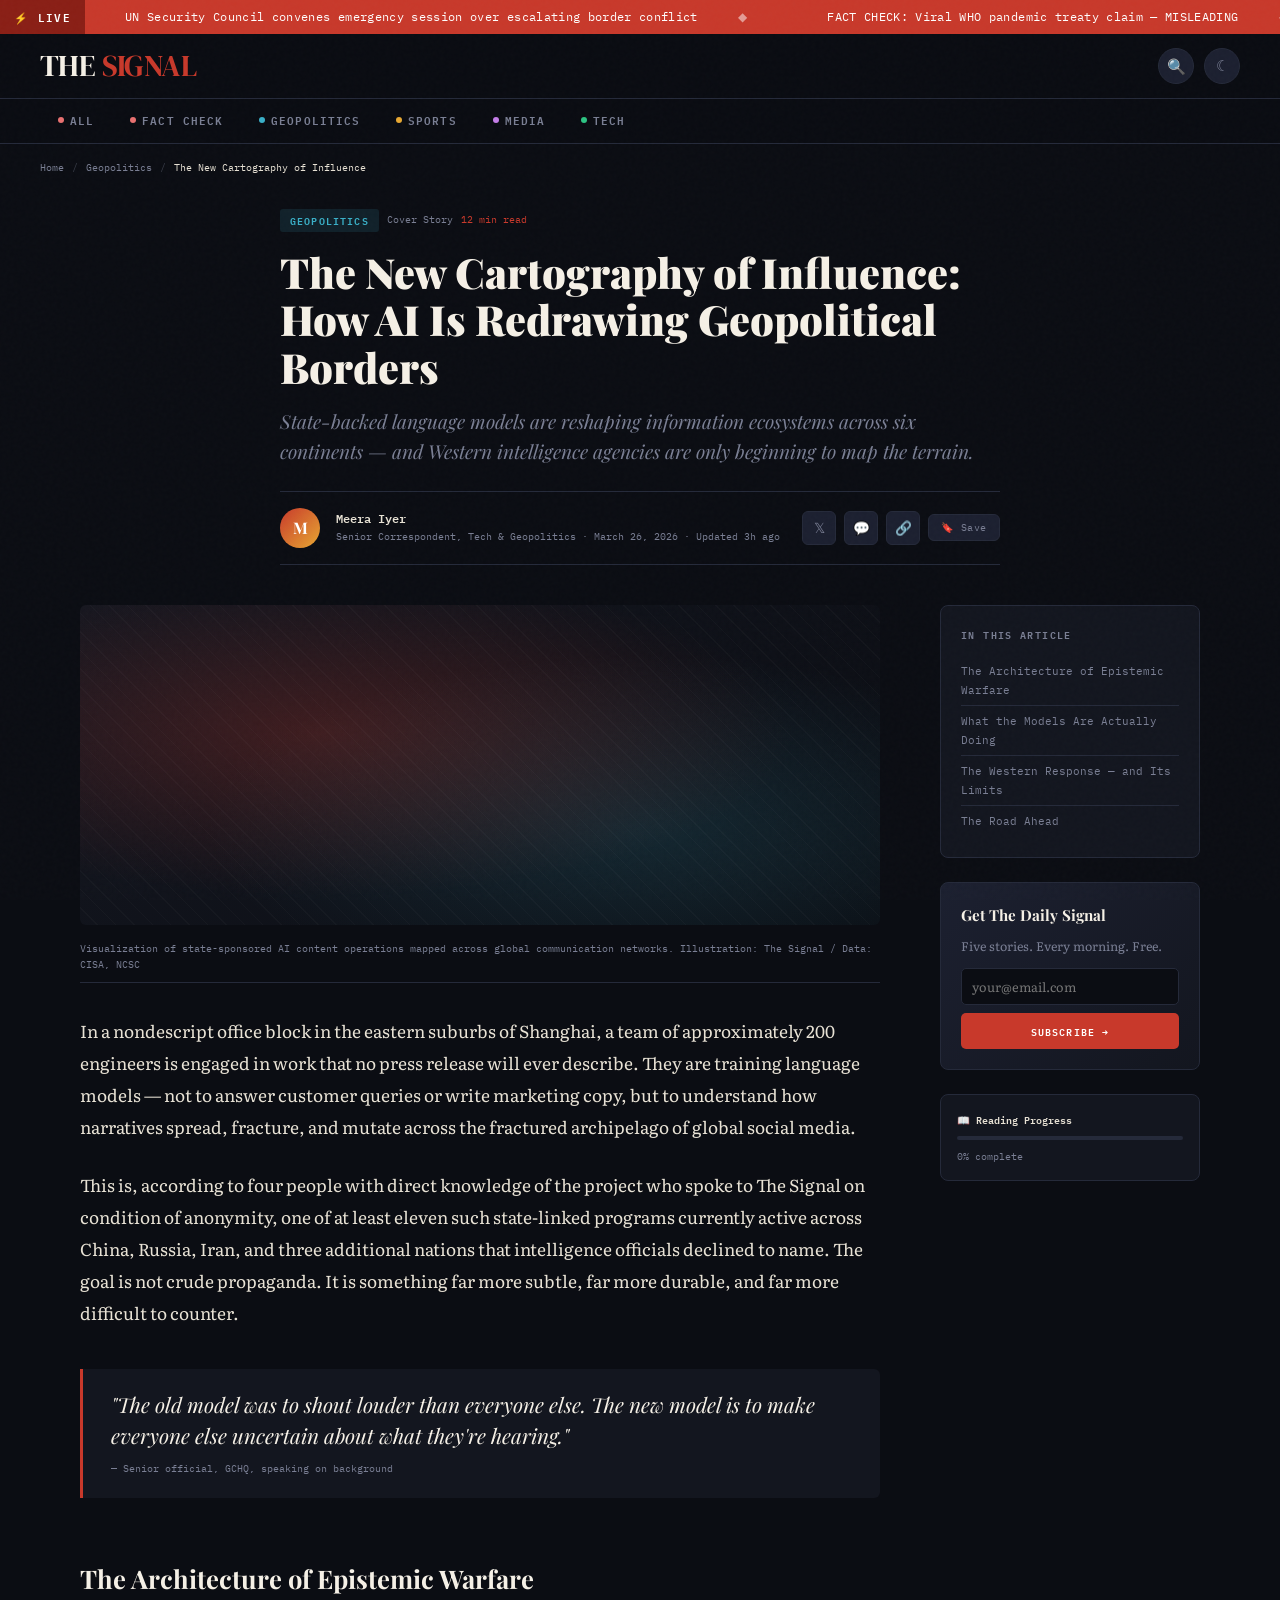
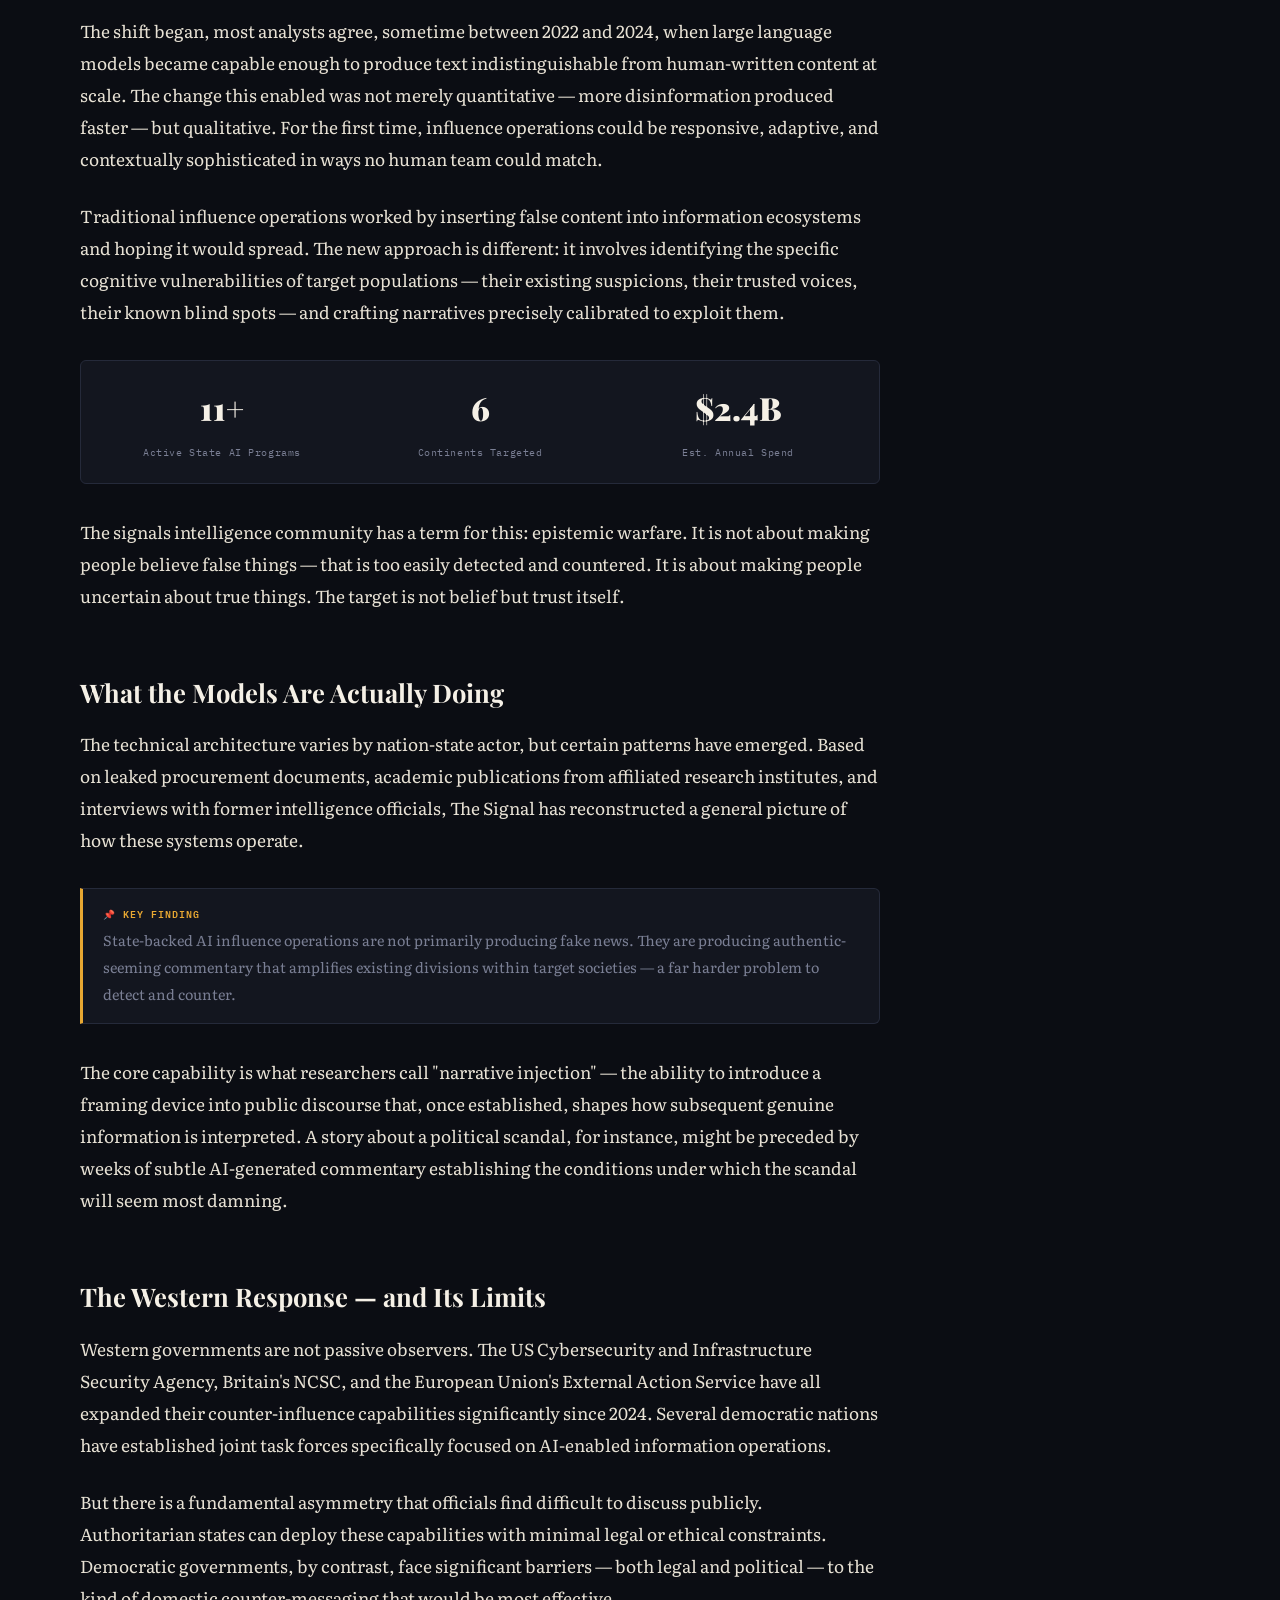
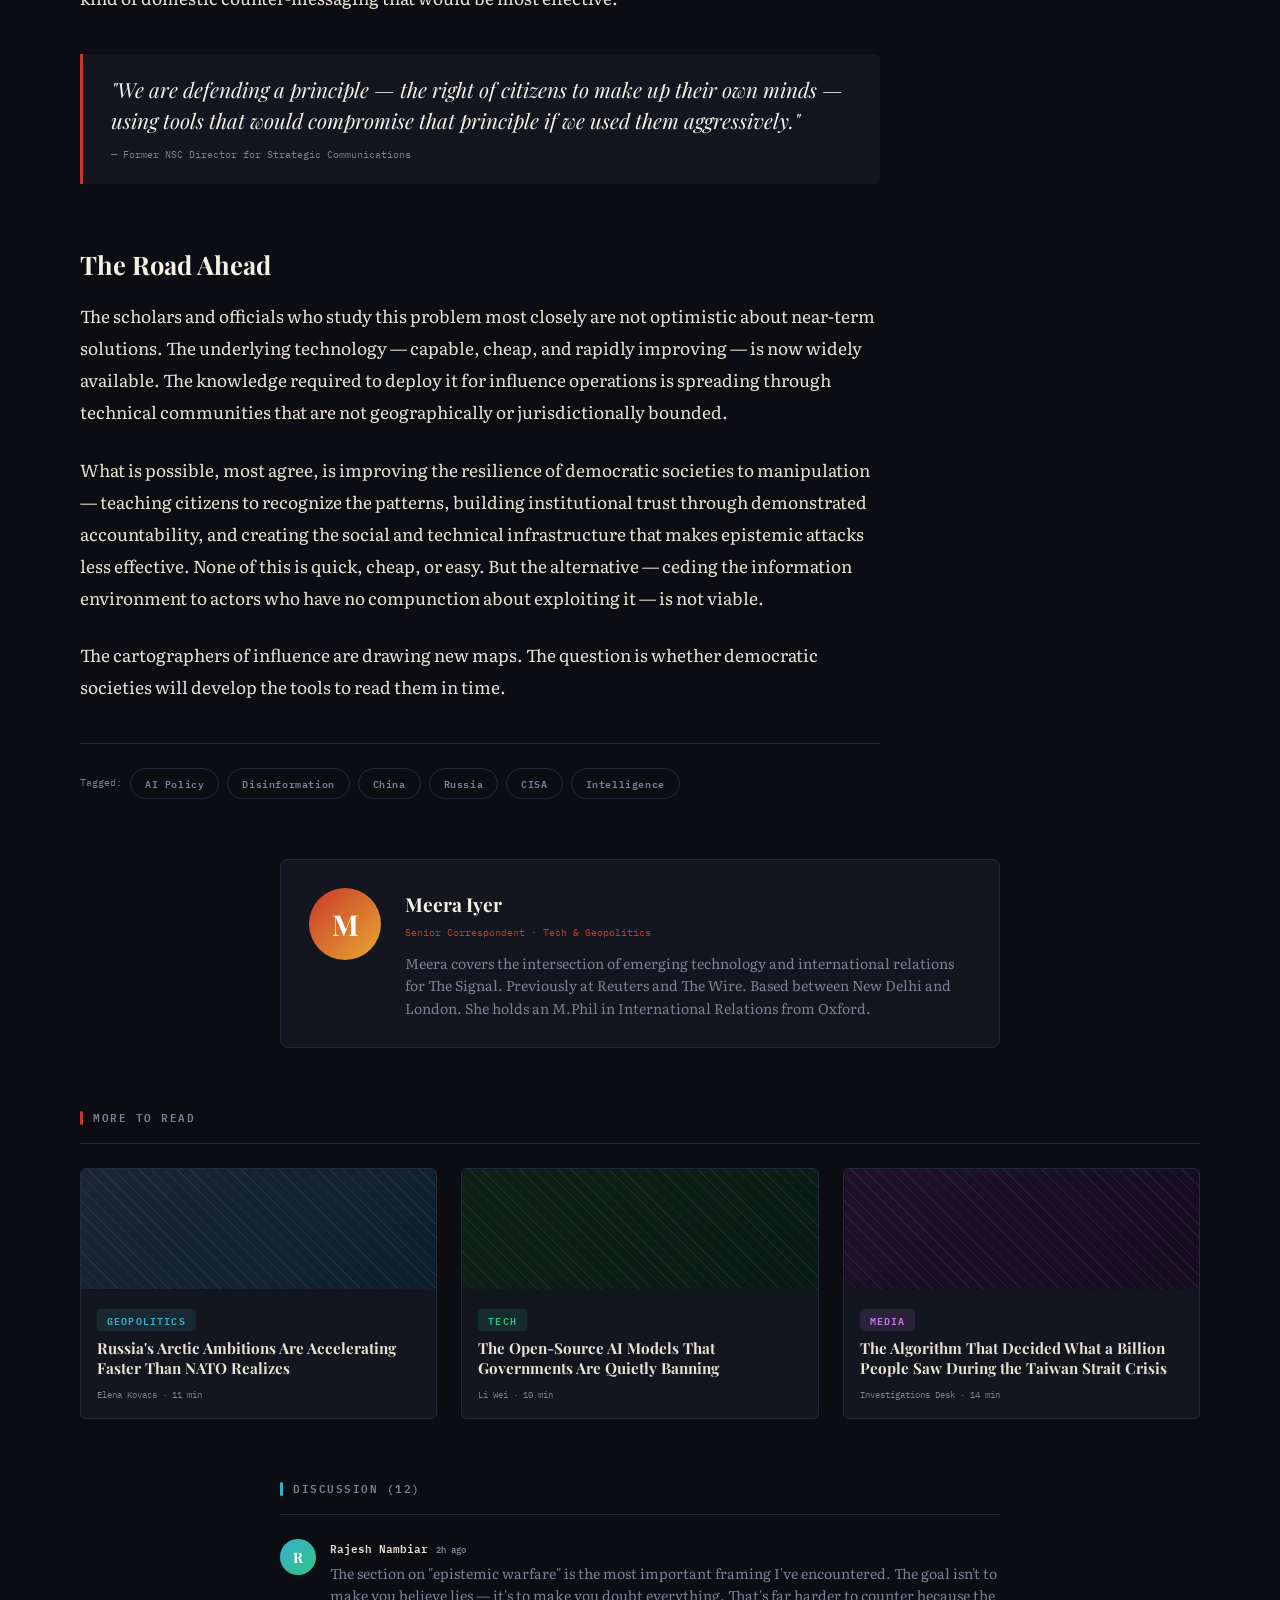
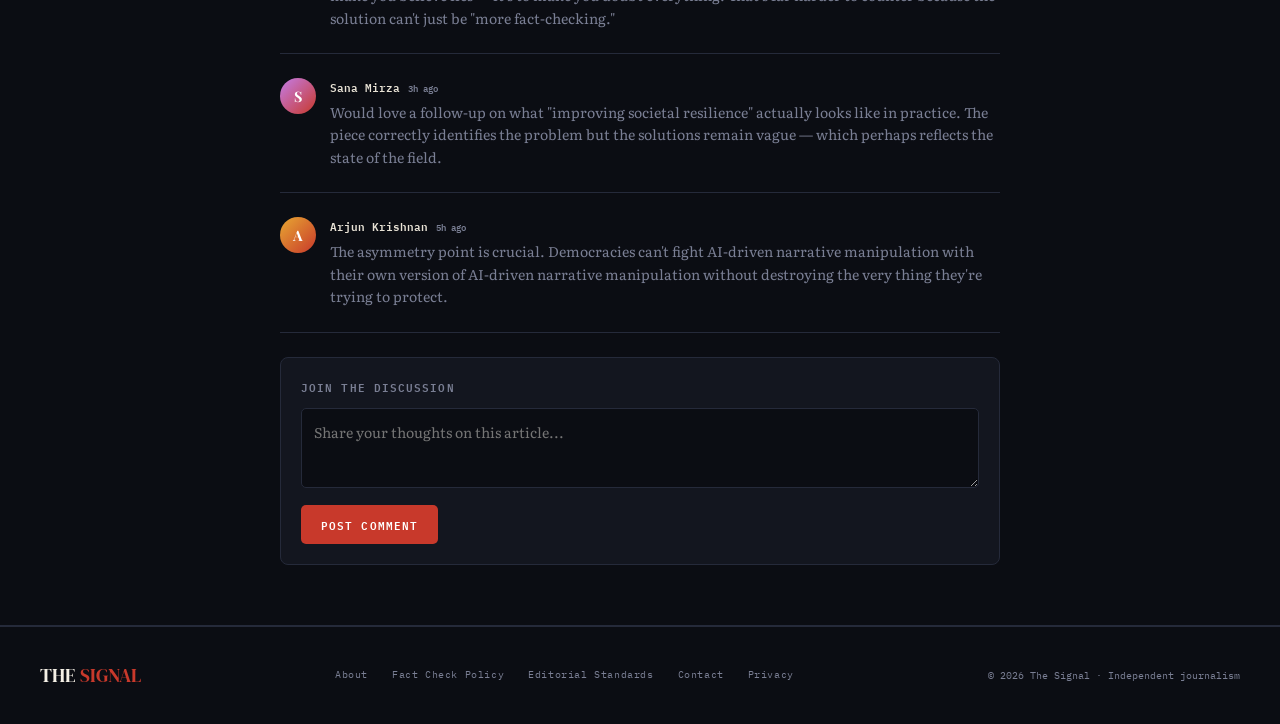
<file: article.html>
<!DOCTYPE html>
<html lang="en" data-theme="dark">
<head>
<meta charset="UTF-8"/><meta name="viewport" content="width=device-width, initial-scale=1.0"/>
<title>The New Cartography of Influence — THE SIGNAL</title>
<link rel="preconnect" href="https://fonts.googleapis.com"/>
<link href="https://fonts.googleapis.com/css2?family=Playfair+Display:ital,wght@0,400;0,700;0,900;1,400;1,700&family=DM+Serif+Display:ital@0;1&family=IBM+Plex+Mono:wght@400;600&family=Literata:ital,opsz,wght@0,7..72,300;0,7..72,400;0,7..72,600;1,7..72,300;1,7..72,400&display=swap" rel="stylesheet"/>
<style>
:root{--bg:#0b0d13;--surface:#13161f;--surface2:#1c2030;--border:#252a3a;--text:#e8e2d5;--muted:#7a7f94;--accent:#c8392b;--gold:#e8a832;--cyan:#3ab0c8;--green:#2dc483;--purple:#c47de8;--white:#f5f0e6;--T:.22s ease;}
[data-theme="light"]{--bg:#f4f0e8;--surface:#ece8df;--surface2:#e2ddd4;--border:#ccc7bc;--text:#1e2030;--muted:#7a7080;--white:#0d0f1a;}
*,*::before,*::after{box-sizing:border-box;margin:0;padding:0;}
html{scroll-behavior:smooth;}
body{background:var(--bg);color:var(--text);font-family:'Literata',Georgia,serif;font-size:16px;line-height:1.7;overflow-x:hidden;transition:background var(--T),color var(--T);}
body::before{content:'';position:fixed;inset:0;background-image:url("data:image/svg+xml,%3Csvg viewBox='0 0 256 256' xmlns='http://www.w3.org/2000/svg'%3E%3Cfilter id='n'%3E%3CfeTurbulence type='fractalNoise' baseFrequency='0.9' numOctaves='4' stitchTiles='stitch'/%3E%3C/filter%3E%3Crect width='100%25' height='100%25' filter='url(%23n)' opacity='0.04'/%3E%3C/svg%3E");pointer-events:none;z-index:999;opacity:.45;}
a{color:inherit;text-decoration:none;}
/* READING PROGRESS */
.rpb{position:fixed;top:0;left:0;height:3px;background:linear-gradient(90deg,var(--accent),var(--gold));z-index:200;width:0%;transition:width .1s;}
/* TICKER */
.ticker-wrap{background:var(--accent);overflow:hidden;white-space:nowrap;display:flex;align-items:center;height:34px;}
.ticker-label{background:#8a1f16;color:#fff;font-family:'IBM Plex Mono',monospace;font-size:.68rem;font-weight:600;letter-spacing:.12em;padding:0 14px;height:100%;display:flex;align-items:center;flex-shrink:0;text-transform:uppercase;}
.ticker-inner{overflow:hidden;flex:1;display:flex;}
.ticker-track{display:inline-flex;animation:ticker 42s linear infinite;}
.ticker-track span{font-family:'IBM Plex Mono',monospace;font-size:.72rem;color:#fff;padding:0 40px;letter-spacing:.03em;}
.ticker-track span::after{content:'◆';margin-left:40px;opacity:.5;}
@keyframes ticker{from{transform:translateX(0)}to{transform:translateX(-50%)}}
/* HEADER */
header{border-bottom:1px solid var(--border);position:sticky;top:0;z-index:100;background:rgba(11,13,19,.97);backdrop-filter:blur(14px);transition:background var(--T);}
[data-theme="light"] header{background:rgba(244,240,232,.97);}
.header-top{display:flex;align-items:center;justify-content:space-between;padding:0 40px;height:64px;max-width:1400px;margin:0 auto;gap:14px;}
.logo{font-family:'DM Serif Display',serif;font-size:1.85rem;letter-spacing:-.02em;color:var(--white);flex-shrink:0;}
.logo span{color:var(--accent);}
.hdr-right{display:flex;align-items:center;gap:10px;}
.icon-btn{width:36px;height:36px;border-radius:50%;background:var(--surface2);border:1px solid var(--border);color:var(--muted);cursor:pointer;display:flex;align-items:center;justify-content:center;font-size:.95rem;transition:all var(--T);}
.icon-btn:hover{color:var(--text);border-color:var(--muted);}
nav{border-top:1px solid var(--border);max-width:1400px;margin:0 auto;padding:0 40px;display:flex;overflow-x:auto;scrollbar-width:none;}
nav::-webkit-scrollbar{display:none;}
.nav-link{font-family:'IBM Plex Mono',monospace;font-size:.68rem;font-weight:600;letter-spacing:.1em;text-transform:uppercase;color:var(--muted);padding:12px 18px;border-bottom:2px solid transparent;transition:all var(--T);white-space:nowrap;display:flex;align-items:center;gap:6px;}
.nav-link:hover{color:var(--text);}
.nav-dot{width:6px;height:6px;border-radius:50%;flex-shrink:0;}
/* BREADCRUMB */
.breadcrumb{max-width:1400px;margin:0 auto;padding:16px 40px 0;display:flex;align-items:center;gap:8px;font-family:'IBM Plex Mono',monospace;font-size:.62rem;color:var(--muted);}
.breadcrumb a{color:var(--muted);transition:color var(--T);}
.breadcrumb a:hover{color:var(--text);}
.bc-sep{opacity:.4;}
/* ARTICLE HEADER */
.art-header{max-width:800px;margin:32px auto 0;padding:0 40px;}
.art-cat{display:flex;align-items:center;gap:8px;margin-bottom:16px;}
.chip{display:inline-block;font-family:'IBM Plex Mono',monospace;font-size:.6rem;font-weight:600;letter-spacing:.12em;text-transform:uppercase;padding:3px 10px;border-radius:3px;}
.ch-geo{background:rgba(58,176,200,.12);color:var(--cyan);}
.ch-tech{background:rgba(45,196,131,.12);color:var(--green);}
.ch-sport{background:rgba(232,168,50,.12);color:var(--gold);}
.ch-media{background:rgba(196,125,232,.12);color:var(--purple);}
.ch-fact{background:rgba(200,57,43,.15);color:#e87070;}
.art-header h1{font-family:'Playfair Display',serif;font-size:2.6rem;font-weight:900;line-height:1.15;color:var(--white);margin-bottom:16px;}
.art-deck{font-family:'Playfair Display',serif;font-size:1.2rem;font-style:italic;color:var(--muted);line-height:1.55;margin-bottom:24px;}
.art-byline{display:flex;align-items:center;gap:16px;padding:16px 0;border-top:1px solid var(--border);border-bottom:1px solid var(--border);flex-wrap:wrap;}
.author-avatar{width:40px;height:40px;border-radius:50%;background:linear-gradient(135deg,var(--accent),var(--gold));display:flex;align-items:center;justify-content:center;font-family:'Playfair Display',serif;font-size:1rem;font-weight:700;color:#fff;flex-shrink:0;}
.byline-info{flex:1;}
.byline-name{font-family:'IBM Plex Mono',monospace;font-size:.72rem;font-weight:600;color:var(--text);}
.byline-meta{font-family:'IBM Plex Mono',monospace;font-size:.62rem;color:var(--muted);}
.share-strip{display:flex;align-items:center;gap:8px;margin-left:auto;}
.share-btn{width:34px;height:34px;border-radius:6px;background:var(--surface2);border:1px solid var(--border);color:var(--muted);cursor:pointer;display:flex;align-items:center;justify-content:center;font-size:.85rem;transition:all var(--T);}
.share-btn:hover{color:var(--text);border-color:var(--muted);}
.bookmark-btn{display:flex;align-items:center;gap:6px;font-family:'IBM Plex Mono',monospace;font-size:.62rem;letter-spacing:.06em;background:var(--surface2);border:1px solid var(--border);color:var(--muted);padding:6px 12px;border-radius:6px;cursor:pointer;transition:all var(--T);}
.bookmark-btn:hover,.bookmark-btn.saved{border-color:var(--accent);color:var(--accent);}
/* ARTICLE LAYOUT */
.art-layout{max-width:1200px;margin:0 auto;padding:0 40px;display:grid;grid-template-columns:1fr 260px;gap:60px;align-items:start;}
/* ARTICLE BODY */
.art-body{padding:40px 0 60px;}
.art-hero-img{width:100%;height:320px;border-radius:6px;margin-bottom:8px;background:radial-gradient(ellipse at 30% 40%,rgba(200,57,43,.25),transparent 60%),radial-gradient(ellipse at 70% 70%,rgba(58,176,200,.15),transparent 55%),linear-gradient(135deg,#13161f,#0b0d13);position:relative;overflow:hidden;}
.art-hero-img::after{content:'';position:absolute;inset:0;background-image:repeating-linear-gradient(45deg,transparent,transparent 12px,rgba(255,255,255,.025) 12px,rgba(255,255,255,.025) 13px);}
.img-caption{font-family:'IBM Plex Mono',monospace;font-size:.62rem;color:var(--muted);margin-bottom:32px;padding-top:8px;border-bottom:1px solid var(--border);padding-bottom:8px;}
.art-body p{font-size:1.08rem;line-height:1.85;margin-bottom:1.5em;color:var(--text);}
.art-body h2{font-family:'Playfair Display',serif;font-size:1.6rem;font-weight:700;color:var(--white);margin:2.5em 0 .8em;line-height:1.25;}
.art-body h3{font-family:'Playfair Display',serif;font-size:1.2rem;font-weight:700;color:var(--white);margin:2em 0 .6em;}
.pull-quote{border-left:3px solid var(--accent);padding:20px 28px;margin:2.5em 0;background:var(--surface);border-radius:0 6px 6px 0;}
.pull-quote p{font-family:'Playfair Display',serif;font-size:1.3rem;font-style:italic;color:var(--white);line-height:1.5;margin:0;}
.pull-quote cite{display:block;font-family:'IBM Plex Mono',monospace;font-size:.62rem;color:var(--muted);margin-top:10px;font-style:normal;}
.inline-fact{background:var(--surface);border:1px solid var(--border);border-left:3px solid var(--gold);border-radius:0 6px 6px 0;padding:16px 20px;margin:2em 0;}
.inline-fact-label{font-family:'IBM Plex Mono',monospace;font-size:.6rem;font-weight:600;letter-spacing:.1em;text-transform:uppercase;color:var(--gold);margin-bottom:6px;}
.inline-fact p{font-size:.9rem;color:var(--muted);margin:0;}
.data-point{display:grid;grid-template-columns:repeat(3,1fr);gap:16px;margin:2em 0;background:var(--surface);border:1px solid var(--border);border-radius:6px;padding:20px;}
.dp-item{text-align:center;}
.dp-num{font-family:'Playfair Display',serif;font-size:2rem;font-weight:900;color:var(--white);display:block;}
.dp-label{font-family:'IBM Plex Mono',monospace;font-size:.6rem;color:var(--muted);letter-spacing:.06em;}
.art-tags-footer{display:flex;gap:8px;flex-wrap:wrap;margin-top:2.5em;padding-top:1.5em;border-top:1px solid var(--border);}
.tag-pill-lg{font-family:'IBM Plex Mono',monospace;font-size:.62rem;font-weight:600;letter-spacing:.06em;border:1px solid var(--border);padding:6px 14px;border-radius:20px;color:var(--muted);cursor:pointer;transition:all var(--T);}
.tag-pill-lg:hover{border-color:var(--text);color:var(--text);}
/* TOC SIDEBAR */
.art-sidebar{position:sticky;top:110px;padding-top:40px;}
.toc-box{background:var(--surface);border:1px solid var(--border);border-radius:8px;padding:20px;margin-bottom:24px;}
.toc-title{font-family:'IBM Plex Mono',monospace;font-size:.62rem;font-weight:600;letter-spacing:.14em;text-transform:uppercase;color:var(--muted);margin-bottom:14px;}
.toc-item{display:block;font-family:'IBM Plex Mono',monospace;font-size:.68rem;color:var(--muted);padding:6px 0;border-bottom:1px solid var(--border);transition:color var(--T);cursor:pointer;}
.toc-item:last-child{border-bottom:none;}
.toc-item:hover,.toc-item.active{color:var(--accent);}
.sb-nl{background:linear-gradient(135deg,var(--surface2),var(--surface));border:1px solid var(--border);border-radius:8px;padding:20px;margin-bottom:24px;}
.sb-nl h4{font-family:'Playfair Display',serif;font-size:.95rem;font-weight:700;color:var(--white);margin-bottom:6px;}
.sb-nl p{font-size:.78rem;color:var(--muted);margin-bottom:12px;}
.nl-inp{width:100%;background:var(--bg);border:1px solid var(--border);color:var(--text);font-size:.8rem;padding:8px 10px;border-radius:5px;margin-bottom:8px;outline:none;font-family:'Literata',serif;}
.nl-inp:focus{border-color:var(--accent);}
.nl-btn{width:100%;background:var(--accent);color:#fff;border:none;padding:9px;border-radius:5px;font-family:'IBM Plex Mono',monospace;font-size:.65rem;font-weight:600;letter-spacing:.1em;text-transform:uppercase;cursor:pointer;transition:background var(--T);}
.nl-btn:hover{background:#a02d22;}
/* AUTHOR CARD */
.author-card{max-width:800px;margin:0 auto 60px;padding:0 40px;}
.ac-inner{background:var(--surface);border:1px solid var(--border);border-radius:8px;padding:28px;display:flex;gap:24px;align-items:flex-start;}
.ac-avatar{width:72px;height:72px;border-radius:50%;background:linear-gradient(135deg,var(--accent),var(--gold));display:flex;align-items:center;justify-content:center;font-family:'Playfair Display',serif;font-size:1.8rem;font-weight:700;color:#fff;flex-shrink:0;}
.ac-name{font-family:'Playfair Display',serif;font-size:1.2rem;font-weight:700;color:var(--white);margin-bottom:4px;}
.ac-role{font-family:'IBM Plex Mono',monospace;font-size:.62rem;color:var(--accent);margin-bottom:10px;}
.ac-bio{font-size:.88rem;color:var(--muted);line-height:1.6;}
/* RELATED */
.related-section{max-width:1200px;margin:0 auto 60px;padding:0 40px;}
.rel-title{font-family:'IBM Plex Mono',monospace;font-size:.68rem;font-weight:600;letter-spacing:.14em;text-transform:uppercase;color:var(--muted);display:flex;align-items:center;gap:10px;padding-bottom:16px;border-bottom:1px solid var(--border);margin-bottom:24px;}
.rel-title::before{content:'';width:3px;height:14px;border-radius:2px;background:var(--accent);}
.related-grid{display:grid;grid-template-columns:repeat(3,1fr);gap:24px;}
.rel-card{background:var(--surface);border:1px solid var(--border);border-radius:6px;overflow:hidden;transition:border-color var(--T),transform var(--T);cursor:pointer;}
.rel-card:hover{border-color:var(--muted);transform:translateY(-2px);}
.rel-img{height:120px;background:linear-gradient(135deg,var(--surface2),var(--surface));position:relative;overflow:hidden;}
.rel-img::after{content:'';position:absolute;inset:0;background-image:repeating-linear-gradient(45deg,transparent,transparent 8px,rgba(255,255,255,.03) 8px,rgba(255,255,255,.03) 9px);}
.rc-i-geo{background:linear-gradient(135deg,#1a2535,#0e1e2e);}
.rc-i-tech{background:linear-gradient(135deg,#0f2018,#0a1a14);}
.rc-i-media{background:linear-gradient(135deg,#1e1228,#140d1e);}
.rel-body{padding:16px;}
.rel-body .chip{margin-bottom:8px;display:inline-block;}
.rel-card-title{font-family:'Playfair Display',serif;font-size:.95rem;font-weight:700;color:var(--text);line-height:1.3;margin-bottom:8px;transition:color var(--T);}
.rel-card:hover .rel-card-title{color:var(--white);}
.rel-foot{font-family:'IBM Plex Mono',monospace;font-size:.58rem;color:var(--muted);}
/* COMMENTS */
.comments-section{max-width:800px;margin:0 auto 60px;padding:0 40px;}
.comments-title{font-family:'IBM Plex Mono',monospace;font-size:.68rem;font-weight:600;letter-spacing:.14em;text-transform:uppercase;color:var(--muted);display:flex;align-items:center;gap:10px;padding-bottom:16px;border-bottom:1px solid var(--border);margin-bottom:24px;}
.comments-title::before{content:'';width:3px;height:14px;border-radius:2px;background:var(--cyan);}
.comment{display:flex;gap:14px;margin-bottom:24px;padding-bottom:24px;border-bottom:1px solid var(--border);}
.comment:last-child{border-bottom:none;}
.c-avatar{width:36px;height:36px;border-radius:50%;display:flex;align-items:center;justify-content:center;font-family:'Playfair Display',serif;font-size:.9rem;font-weight:700;color:#fff;flex-shrink:0;}
.c-name{font-family:'IBM Plex Mono',monospace;font-size:.68rem;font-weight:600;color:var(--text);}
.c-time{font-family:'IBM Plex Mono',monospace;font-size:.58rem;color:var(--muted);margin-left:8px;}
.c-text{font-size:.88rem;color:var(--muted);line-height:1.6;margin-top:4px;}
.comment-form{background:var(--surface);border:1px solid var(--border);border-radius:8px;padding:20px;}
.comment-form h4{font-family:'IBM Plex Mono',monospace;font-size:.68rem;font-weight:600;letter-spacing:.1em;text-transform:uppercase;color:var(--muted);margin-bottom:12px;}
.c-textarea{width:100%;background:var(--bg);border:1px solid var(--border);color:var(--text);font-family:'Literata',serif;font-size:.88rem;padding:12px;border-radius:5px;resize:vertical;min-height:80px;outline:none;transition:border-color var(--T);}
.c-textarea:focus{border-color:var(--accent);}
.c-submit{margin-top:10px;background:var(--accent);color:#fff;border:none;padding:10px 20px;border-radius:5px;font-family:'IBM Plex Mono',monospace;font-size:.68rem;font-weight:600;letter-spacing:.1em;text-transform:uppercase;cursor:pointer;transition:background var(--T);}
.c-submit:hover{background:#a02d22;}
/* BTT */
.btt{position:fixed;bottom:32px;right:32px;width:44px;height:44px;border-radius:50%;background:var(--accent);color:#fff;border:none;font-size:1.1rem;cursor:pointer;display:flex;align-items:center;justify-content:center;box-shadow:0 4px 20px rgba(200,57,43,.4);opacity:0;transform:translateY(10px);transition:opacity var(--T),transform var(--T);z-index:90;}
.btt.on{opacity:1;transform:none;}
.btt:hover{background:#a02d22;}
/* FOOTER */
footer{border-top:1px solid var(--border);padding:32px 40px;max-width:1400px;margin:0 auto;display:flex;justify-content:space-between;align-items:center;flex-wrap:wrap;gap:16px;}
.f-logo{font-family:'DM Serif Display',serif;font-size:1.2rem;color:var(--white);}
.f-logo span{color:var(--accent);}
.f-links{display:flex;gap:24px;flex-wrap:wrap;}
.f-links a{font-family:'IBM Plex Mono',monospace;font-size:.62rem;letter-spacing:.06em;color:var(--muted);transition:color var(--T);}
.f-links a:hover{color:var(--text);}
.f-copy{font-family:'IBM Plex Mono',monospace;font-size:.6rem;color:var(--muted);}
.rv{opacity:0;transform:translateY(22px);transition:opacity .5s ease,transform .5s ease;}
.rv.in{opacity:1;transform:none;}
@media(max-width:900px){
  .art-layout{grid-template-columns:1fr;gap:0;}
  .art-sidebar{display:none;}
  .related-grid{grid-template-columns:1fr 1fr;}
  .art-header h1{font-size:1.8rem;}
  .art-header,.art-body,.author-card,.related-section,.comments-section{padding:0 20px;}
  .breadcrumb{padding:12px 20px 0;}
  .header-top{padding:0 20px;}
  nav{padding:0 20px;}
  footer{padding:24px 20px;}
}
@media(max-width:600px){
  .related-grid{grid-template-columns:1fr;}
  .ac-inner{flex-direction:column;}
}
</style>
</head>
<body>
<div class="rpb" id="rpb"></div>

<div class="ticker-wrap">
  <div class="ticker-label">⚡ Live</div>
  <div class="ticker-inner">
    <div class="ticker-track">
      <span>UN Security Council convenes emergency session over escalating border conflict</span>
      <span>FACT CHECK: Viral WHO pandemic treaty claim — MISLEADING</span>
      <span>Apple unveils spatial computing SDK for third-party developers</span>
      <span>Champions League semifinal draw: all-European clash confirmed</span>
      <span>Deepfake election ad triggers FEC investigation in three swing states</span>
      <span>UN Security Council convenes emergency session over escalating border conflict</span>
      <span>FACT CHECK: Viral WHO pandemic treaty claim — MISLEADING</span>
      <span>Apple unveils spatial computing SDK for third-party developers</span>
      <span>Champions League semifinal draw: all-European clash confirmed</span>
      <span>Deepfake election ad triggers FEC investigation in three swing states</span>
    </div>
  </div>
</div>

<header>
  <div class="header-top">
    <a href="index.html" class="logo">THE <span>SIGNAL</span></a>
    <div class="hdr-right">
      <a href="search.html" class="icon-btn" title="Search">🔍</a>
      <button class="icon-btn" id="themeBtn" onclick="toggleTheme()" title="Toggle theme">☾</button>
    </div>
  </div>
  <nav>
    <a class="nav-link" href="index.html"><span class="nav-dot" style="background:#e87070"></span>All</a>
    <a class="nav-link" href="category.html?cat=factcheck"><span class="nav-dot" style="background:#e87070"></span>Fact Check</a>
    <a class="nav-link" href="category.html?cat=geopolitics"><span class="nav-dot" style="background:var(--cyan)"></span>Geopolitics</a>
    <a class="nav-link" href="category.html?cat=sports"><span class="nav-dot" style="background:var(--gold)"></span>Sports</a>
    <a class="nav-link" href="category.html?cat=media"><span class="nav-dot" style="background:var(--purple)"></span>Media</a>
    <a class="nav-link" href="category.html?cat=tech"><span class="nav-dot" style="background:var(--green)"></span>Tech</a>
  </nav>
</header>

<div class="breadcrumb">
  <a href="index.html">Home</a><span class="bc-sep">/</span>
  <a href="category.html?cat=geopolitics">Geopolitics</a><span class="bc-sep">/</span>
  <span style="color:var(--text)">The New Cartography of Influence</span>
</div>

<div class="art-header rv">
  <div class="art-cat">
    <span class="chip ch-geo">Geopolitics</span>
    <span style="font-family:'IBM Plex Mono',monospace;font-size:.62rem;color:var(--muted)">Cover Story</span>
    <span style="font-family:'IBM Plex Mono',monospace;font-size:.62rem;color:var(--accent)">12 min read</span>
  </div>
  <h1>The New Cartography of Influence: How AI Is Redrawing Geopolitical Borders</h1>
  <div class="art-deck">State-backed language models are reshaping information ecosystems across six continents — and Western intelligence agencies are only beginning to map the terrain.</div>
  <div class="art-byline">
    <div class="author-avatar">M</div>
    <div class="byline-info">
      <div class="byline-name">Meera Iyer</div>
      <div class="byline-meta">Senior Correspondent, Tech &amp; Geopolitics · March 26, 2026 · Updated 3h ago</div>
    </div>
    <div class="share-strip">
      <button class="share-btn" onclick="shareX()" title="Share on X">𝕏</button>
      <button class="share-btn" onclick="shareWA()" title="Share on WhatsApp">💬</button>
      <button class="share-btn" onclick="copyLink()" title="Copy link" id="copyBtn">🔗</button>
      <button class="bookmark-btn" id="bkBtn" onclick="toggleBookmark()">🔖 Save</button>
    </div>
  </div>
</div>

<div class="art-layout">
  <div class="art-body" id="art-body">
    <div class="art-hero-img"></div>
    <div class="img-caption">Visualization of state-sponsored AI content operations mapped across global communication networks. Illustration: The Signal / Data: CISA, NCSC</div>

    <p>In a nondescript office block in the eastern suburbs of Shanghai, a team of approximately 200 engineers is engaged in work that no press release will ever describe. They are training language models — not to answer customer queries or write marketing copy, but to understand how narratives spread, fracture, and mutate across the fractured archipelago of global social media.</p>

    <p>This is, according to four people with direct knowledge of the project who spoke to The Signal on condition of anonymity, one of at least eleven such state-linked programs currently active across China, Russia, Iran, and three additional nations that intelligence officials declined to name. The goal is not crude propaganda. It is something far more subtle, far more durable, and far more difficult to counter.</p>

    <div class="pull-quote"><p>"The old model was to shout louder than everyone else. The new model is to make everyone else uncertain about what they're hearing."</p><cite>— Senior official, GCHQ, speaking on background</cite></div>

    <h2 id="s1">The Architecture of Epistemic Warfare</h2>

    <p>The shift began, most analysts agree, sometime between 2022 and 2024, when large language models became capable enough to produce text indistinguishable from human-written content at scale. The change this enabled was not merely quantitative — more disinformation produced faster — but qualitative. For the first time, influence operations could be responsive, adaptive, and contextually sophisticated in ways no human team could match.</p>

    <p>Traditional influence operations worked by inserting false content into information ecosystems and hoping it would spread. The new approach is different: it involves identifying the specific cognitive vulnerabilities of target populations — their existing suspicions, their trusted voices, their known blind spots — and crafting narratives precisely calibrated to exploit them.</p>

    <div class="data-point">
      <div class="dp-item"><span class="dp-num">11+</span><span class="dp-label">Active State AI Programs</span></div>
      <div class="dp-item"><span class="dp-num">6</span><span class="dp-label">Continents Targeted</span></div>
      <div class="dp-item"><span class="dp-num">$2.4B</span><span class="dp-label">Est. Annual Spend</span></div>
    </div>

    <p>The signals intelligence community has a term for this: epistemic warfare. It is not about making people believe false things — that is too easily detected and countered. It is about making people uncertain about true things. The target is not belief but trust itself.</p>

    <h2 id="s2">What the Models Are Actually Doing</h2>

    <p>The technical architecture varies by nation-state actor, but certain patterns have emerged. Based on leaked procurement documents, academic publications from affiliated research institutes, and interviews with former intelligence officials, The Signal has reconstructed a general picture of how these systems operate.</p>

    <div class="inline-fact">
      <div class="inline-fact-label">📌 Key Finding</div>
      <p>State-backed AI influence operations are not primarily producing fake news. They are producing authentic-seeming commentary that amplifies existing divisions within target societies — a far harder problem to detect and counter.</p>
    </div>

    <p>The core capability is what researchers call "narrative injection" — the ability to introduce a framing device into public discourse that, once established, shapes how subsequent genuine information is interpreted. A story about a political scandal, for instance, might be preceded by weeks of subtle AI-generated commentary establishing the conditions under which the scandal will seem most damning.</p>

    <h2 id="s3">The Western Response — and Its Limits</h2>

    <p>Western governments are not passive observers. The US Cybersecurity and Infrastructure Security Agency, Britain's NCSC, and the European Union's External Action Service have all expanded their counter-influence capabilities significantly since 2024. Several democratic nations have established joint task forces specifically focused on AI-enabled information operations.</p>

    <p>But there is a fundamental asymmetry that officials find difficult to discuss publicly. Authoritarian states can deploy these capabilities with minimal legal or ethical constraints. Democratic governments, by contrast, face significant barriers — both legal and political — to the kind of domestic counter-messaging that would be most effective.</p>

    <div class="pull-quote"><p>"We are defending a principle — the right of citizens to make up their own minds — using tools that would compromise that principle if we used them aggressively."</p><cite>— Former NSC Director for Strategic Communications</cite></div>

    <h2 id="s4">The Road Ahead</h2>

    <p>The scholars and officials who study this problem most closely are not optimistic about near-term solutions. The underlying technology — capable, cheap, and rapidly improving — is now widely available. The knowledge required to deploy it for influence operations is spreading through technical communities that are not geographically or jurisdictionally bounded.</p>

    <p>What is possible, most agree, is improving the resilience of democratic societies to manipulation — teaching citizens to recognize the patterns, building institutional trust through demonstrated accountability, and creating the social and technical infrastructure that makes epistemic attacks less effective. None of this is quick, cheap, or easy. But the alternative — ceding the information environment to actors who have no compunction about exploiting it — is not viable.</p>

    <p>The cartographers of influence are drawing new maps. The question is whether democratic societies will develop the tools to read them in time.</p>

    <div class="art-tags-footer">
      <span style="font-family:'IBM Plex Mono',monospace;font-size:.62rem;color:var(--muted);align-self:center;">Tagged:</span>
      <div class="tag-pill-lg">AI Policy</div>
      <div class="tag-pill-lg">Disinformation</div>
      <div class="tag-pill-lg">China</div>
      <div class="tag-pill-lg">Russia</div>
      <div class="tag-pill-lg">CISA</div>
      <div class="tag-pill-lg">Intelligence</div>
    </div>
  </div>

  <aside class="art-sidebar">
    <div class="toc-box">
      <div class="toc-title">In This Article</div>
      <a class="toc-item" href="#s1" onclick="setTOC(this)">The Architecture of Epistemic Warfare</a>
      <a class="toc-item" href="#s2" onclick="setTOC(this)">What the Models Are Actually Doing</a>
      <a class="toc-item" href="#s3" onclick="setTOC(this)">The Western Response — and Its Limits</a>
      <a class="toc-item" href="#s4" onclick="setTOC(this)">The Road Ahead</a>
    </div>
    <div class="sb-nl">
      <h4>Get The Daily Signal</h4>
      <p>Five stories. Every morning. Free.</p>
      <input class="nl-inp" id="sb-email" placeholder="your@email.com" type="email"/>
      <button class="nl-btn" onclick="subSB(this)">Subscribe →</button>
    </div>
    <div style="background:var(--surface);border:1px solid var(--border);border-radius:8px;padding:16px;font-family:'IBM Plex Mono',monospace;font-size:.65rem;color:var(--muted);line-height:1.6;">
      <div style="color:var(--text);font-weight:600;margin-bottom:6px;">📖 Reading Progress</div>
      <div style="background:var(--border);border-radius:3px;height:4px;margin:8px 0;"><div id="sb-prog" style="height:4px;border-radius:3px;background:var(--accent);width:0%;transition:width .3s;"></div></div>
      <div id="sb-pct">0% complete</div>
    </div>
  </aside>
</div>

<div class="author-card rv">
  <div class="ac-inner">
    <div class="ac-avatar">M</div>
    <div>
      <div class="ac-name">Meera Iyer</div>
      <div class="ac-role">Senior Correspondent · Tech &amp; Geopolitics</div>
      <div class="ac-bio">Meera covers the intersection of emerging technology and international relations for The Signal. Previously at Reuters and The Wire. Based between New Delhi and London. She holds an M.Phil in International Relations from Oxford.</div>
    </div>
  </div>
</div>

<div class="related-section rv">
  <div class="rel-title">More To Read</div>
  <div class="related-grid">
    <a href="article.html"><div class="rel-card"><div class="rel-img rc-i-geo"><div style="width:100%;height:100%;background-image:repeating-linear-gradient(45deg,transparent,transparent 8px,rgba(255,255,255,.03) 8px,rgba(255,255,255,.03) 9px);"></div></div><div class="rel-body"><span class="chip ch-geo" style="display:inline-block;margin-bottom:8px">Geopolitics</span><div class="rel-card-title">Russia's Arctic Ambitions Are Accelerating Faster Than NATO Realizes</div><div class="rel-foot">Elena Kovacs · 11 min</div></div></div></a>
    <a href="article.html"><div class="rel-card"><div class="rel-img rc-i-tech"><div style="width:100%;height:100%;background-image:repeating-linear-gradient(45deg,transparent,transparent 8px,rgba(255,255,255,.03) 8px,rgba(255,255,255,.03) 9px);"></div></div><div class="rel-body"><span class="chip ch-tech" style="display:inline-block;margin-bottom:8px">Tech</span><div class="rel-card-title">The Open-Source AI Models That Governments Are Quietly Banning</div><div class="rel-foot">Li Wei · 10 min</div></div></div></a>
    <a href="article.html"><div class="rel-card"><div class="rel-img rc-i-media"><div style="width:100%;height:100%;background-image:repeating-linear-gradient(45deg,transparent,transparent 8px,rgba(255,255,255,.03) 8px,rgba(255,255,255,.03) 9px);"></div></div><div class="rel-body"><span class="chip ch-media" style="display:inline-block;margin-bottom:8px">Media</span><div class="rel-card-title">The Algorithm That Decided What a Billion People Saw During the Taiwan Strait Crisis</div><div class="rel-foot">Investigations Desk · 14 min</div></div></div></a>
  </div>
</div>

<div class="comments-section rv">
  <div class="comments-title">Discussion (12)</div>
  <div class="comment">
    <div class="c-avatar" style="background:linear-gradient(135deg,#3ab0c8,#2dc483)">R</div>
    <div><div class="c-name">Rajesh Nambiar<span class="c-time">2h ago</span></div><div class="c-text">The section on "epistemic warfare" is the most important framing I've encountered. The goal isn't to make you believe lies — it's to make you doubt everything. That's far harder to counter because the solution can't just be "more fact-checking."</div></div>
  </div>
  <div class="comment">
    <div class="c-avatar" style="background:linear-gradient(135deg,#c47de8,#c8392b)">S</div>
    <div><div class="c-name">Sana Mirza<span class="c-time">3h ago</span></div><div class="c-text">Would love a follow-up on what "improving societal resilience" actually looks like in practice. The piece correctly identifies the problem but the solutions remain vague — which perhaps reflects the state of the field.</div></div>
  </div>
  <div class="comment">
    <div class="c-avatar" style="background:linear-gradient(135deg,#e8a832,#c8392b)">A</div>
    <div><div class="c-name">Arjun Krishnan<span class="c-time">5h ago</span></div><div class="c-text">The asymmetry point is crucial. Democracies can't fight AI-driven narrative manipulation with their own version of AI-driven narrative manipulation without destroying the very thing they're trying to protect.</div></div>
  </div>
  <div class="comment-form">
    <h4>Join the Discussion</h4>
    <textarea class="c-textarea" placeholder="Share your thoughts on this article..."></textarea>
    <button class="c-submit" onclick="postComment(this)">Post Comment</button>
  </div>
</div>

<div style="border-top:1px solid var(--border);margin-top:40px">
<footer>
  <a href="index.html" class="f-logo">THE <span>SIGNAL</span></a>
  <div class="f-links">
    <a href="about.html">About</a><a href="about.html#factcheck">Fact Check Policy</a><a href="about.html#editorial">Editorial Standards</a><a href="about.html#contact">Contact</a><a href="#">Privacy</a>
  </div>
  <div class="f-copy">© 2026 The Signal · Independent journalism</div>
</footer>
</div>
<button class="btt" id="btt" onclick="window.scrollTo({top:0,behavior:'smooth'})">↑</button>

<script>
function toggleTheme(){const h=document.documentElement,l=h.getAttribute('data-theme')==='light';h.setAttribute('data-theme',l?'dark':'light');document.getElementById('themeBtn').textContent=l?'☾':'☀';localStorage.setItem('sg-theme',l?'dark':'light');}
(function(){const s=localStorage.getItem('sg-theme')||'dark';document.documentElement.setAttribute('data-theme',s);document.getElementById('themeBtn').textContent=s==='light'?'☀':'☾';})();
// READING PROGRESS
window.addEventListener('scroll',()=>{
  const b=document.getElementById('art-body'),rpb=document.getElementById('rpb'),sbp=document.getElementById('sb-prog'),sbpct=document.getElementById('sb-pct');
  if(!b)return;
  const scrolled=window.scrollY,total=b.offsetTop+b.offsetHeight-window.innerHeight;
  const pct=Math.min(100,Math.max(0,(scrolled-b.offsetTop+200)/b.offsetHeight*100));
  rpb.style.width=pct+'%';
  if(sbp){sbp.style.width=pct+'%';if(sbpct)sbpct.textContent=Math.round(pct)+'% complete';}
  document.getElementById('btt').classList[window.scrollY>300?'add':'remove']('on');
});
function setTOC(el){document.querySelectorAll('.toc-item').forEach(t=>t.classList.remove('active'));el.classList.add('active');}
function shareX(){window.open('https://twitter.com/intent/tweet?text='+encodeURIComponent(document.title)+'&url='+encodeURIComponent(location.href));}
function shareWA(){window.open('https://wa.me/?text='+encodeURIComponent(document.title+' '+location.href));}
function copyLink(){navigator.clipboard.writeText(location.href).then(()=>{const b=document.getElementById('copyBtn');b.textContent='✓';setTimeout(()=>b.textContent='🔗',2000);});}
function toggleBookmark(){const b=document.getElementById('bkBtn');const on=b.classList.toggle('saved');b.textContent=on?'✓ Saved':'🔖 Save';}
function subSB(btn){const i=document.getElementById('sb-email');if(!i.value.includes('@')){i.style.borderColor='var(--accent)';return;}btn.textContent='✓ Done!';btn.style.background='var(--green)';btn.disabled=true;}
function postComment(btn){const ta=btn.previousElementSibling;if(!ta.value.trim())return;btn.textContent='Posted!';btn.disabled=true;ta.value='';ta.disabled=true;}
const rvs=document.querySelectorAll('.rv'),obs=new IntersectionObserver((e)=>{e.forEach((en,i)=>{if(en.isIntersecting){setTimeout(()=>en.target.classList.add('in'),i*60);obs.unobserve(en.target);}});},{threshold:.06});rvs.forEach(r=>obs.observe(r));
</script>
</body>
</html>
</file>
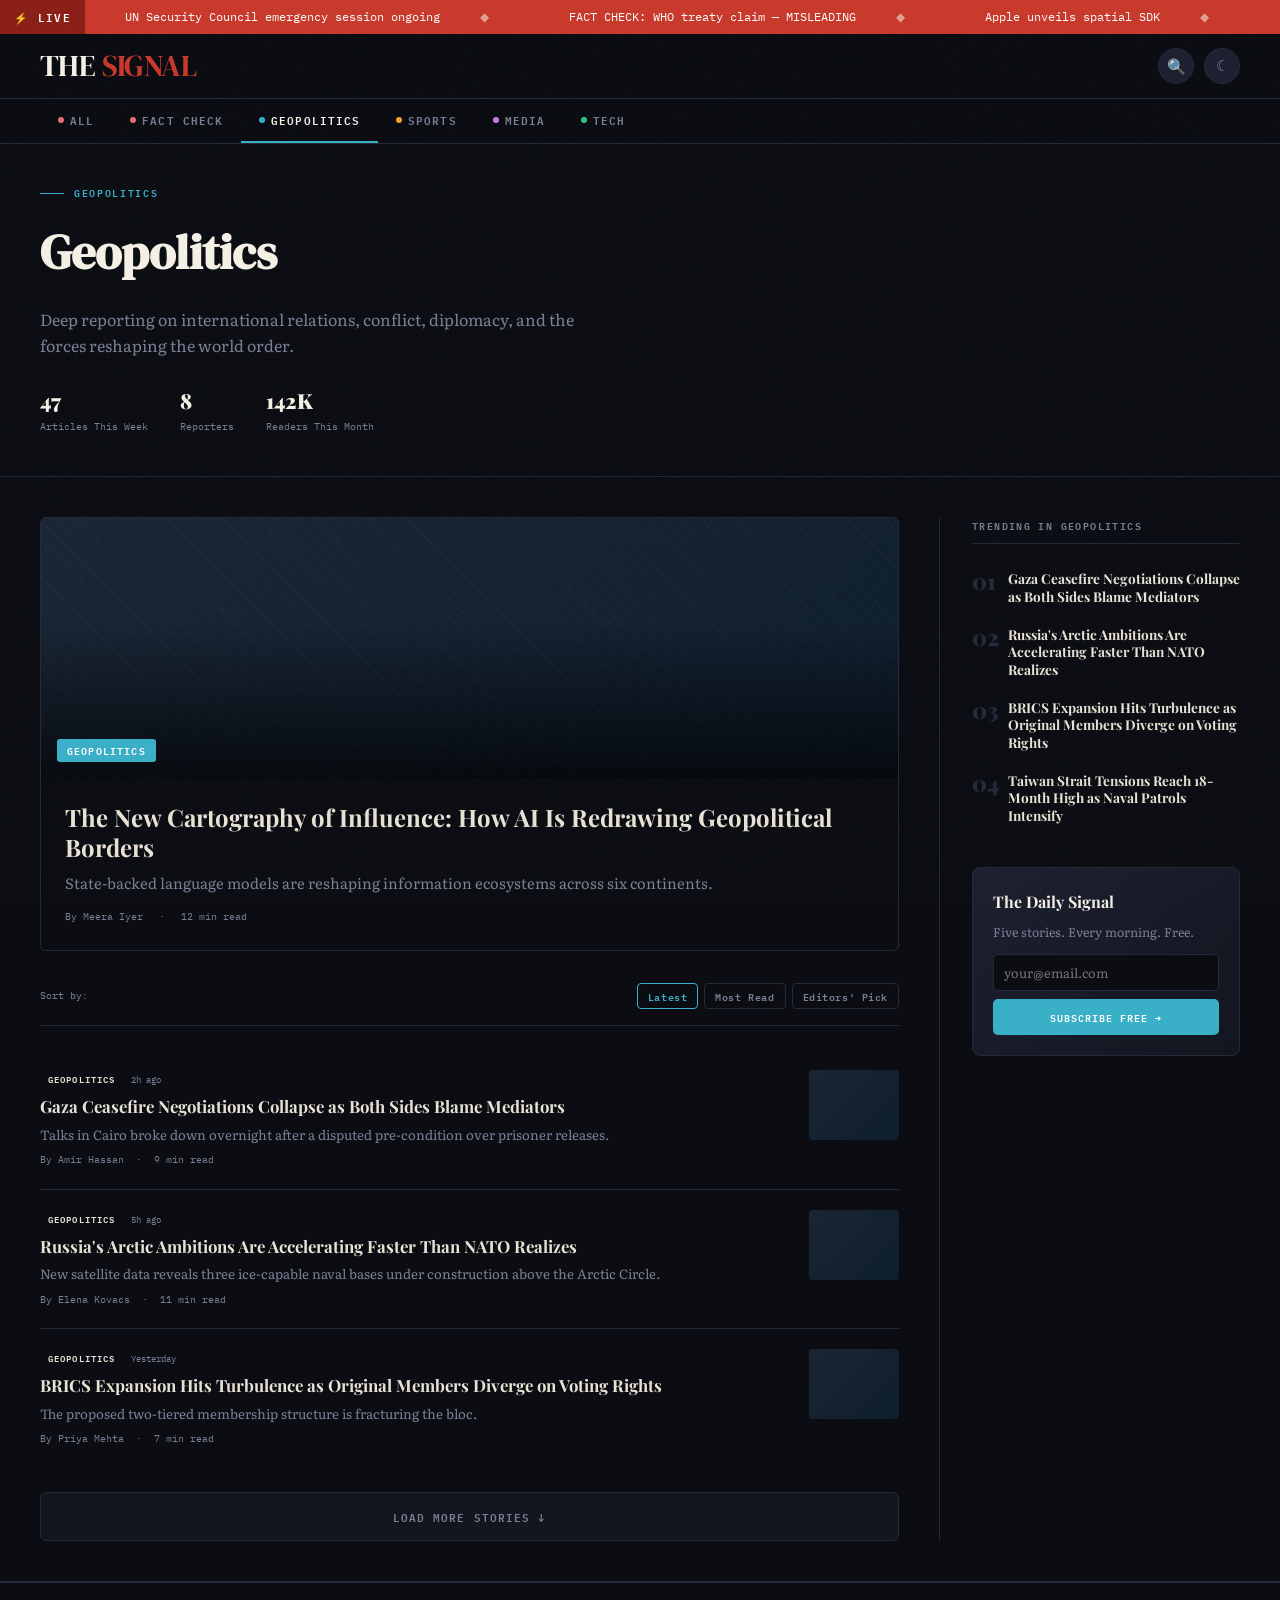
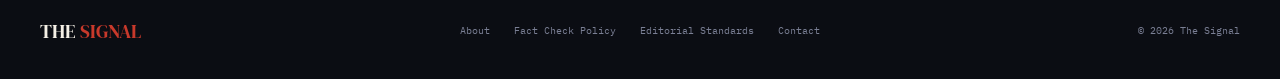
<file: category.html>
<!DOCTYPE html>
<html lang="en" data-theme="dark">
<head>
<meta charset="UTF-8"/><meta name="viewport" content="width=device-width, initial-scale=1.0"/>
<title>Category — THE SIGNAL</title>
<link rel="preconnect" href="https://fonts.googleapis.com"/>
<link href="https://fonts.googleapis.com/css2?family=Playfair+Display:ital,wght@0,400;0,700;0,900;1,400&family=DM+Serif+Display:ital@0;1&family=IBM+Plex+Mono:wght@400;600&family=Literata:ital,opsz,wght@0,7..72,300;0,7..72,400;1,7..72,300&display=swap" rel="stylesheet"/>
<style>
:root{--bg:#0b0d13;--surface:#13161f;--surface2:#1c2030;--border:#252a3a;--text:#e8e2d5;--muted:#7a7f94;--accent:#c8392b;--gold:#e8a832;--cyan:#3ab0c8;--green:#2dc483;--purple:#c47de8;--white:#f5f0e6;--cat-color:#c8392b;--T:.22s ease;}
[data-theme="light"]{--bg:#f4f0e8;--surface:#ece8df;--surface2:#e2ddd4;--border:#ccc7bc;--text:#1e2030;--muted:#7a7080;--white:#0d0f1a;}
*,*::before,*::after{box-sizing:border-box;margin:0;padding:0;}
html{scroll-behavior:smooth;}
body{background:var(--bg);color:var(--text);font-family:'Literata',Georgia,serif;font-size:16px;line-height:1.7;overflow-x:hidden;transition:background var(--T),color var(--T);}
body::before{content:'';position:fixed;inset:0;background-image:url("data:image/svg+xml,%3Csvg viewBox='0 0 256 256' xmlns='http://www.w3.org/2000/svg'%3E%3Cfilter id='n'%3E%3CfeTurbulence type='fractalNoise' baseFrequency='0.9' numOctaves='4' stitchTiles='stitch'/%3E%3C/filter%3E%3Crect width='100%25' height='100%25' filter='url(%23n)' opacity='0.04'/%3E%3C/svg%3E");pointer-events:none;z-index:999;opacity:.45;}
a{color:inherit;text-decoration:none;}
.ticker-wrap{background:var(--accent);overflow:hidden;white-space:nowrap;display:flex;align-items:center;height:34px;}
.ticker-label{background:#8a1f16;color:#fff;font-family:'IBM Plex Mono',monospace;font-size:.68rem;font-weight:600;letter-spacing:.12em;padding:0 14px;height:100%;display:flex;align-items:center;flex-shrink:0;text-transform:uppercase;}
.ticker-inner{overflow:hidden;flex:1;display:flex;}
.ticker-track{display:inline-flex;animation:ticker 42s linear infinite;}
.ticker-track span{font-family:'IBM Plex Mono',monospace;font-size:.72rem;color:#fff;padding:0 40px;}
.ticker-track span::after{content:'◆';margin-left:40px;opacity:.5;}
@keyframes ticker{from{transform:translateX(0)}to{transform:translateX(-50%)}}
header{border-bottom:1px solid var(--border);position:sticky;top:0;z-index:100;background:rgba(11,13,19,.97);backdrop-filter:blur(14px);transition:background var(--T);}
[data-theme="light"] header{background:rgba(244,240,232,.97);}
.header-top{display:flex;align-items:center;justify-content:space-between;padding:0 40px;height:64px;max-width:1400px;margin:0 auto;gap:14px;}
.logo{font-family:'DM Serif Display',serif;font-size:1.85rem;letter-spacing:-.02em;color:var(--white);flex-shrink:0;}
.logo span{color:var(--accent);}
.hdr-right{display:flex;align-items:center;gap:10px;}
.icon-btn{width:36px;height:36px;border-radius:50%;background:var(--surface2);border:1px solid var(--border);color:var(--muted);cursor:pointer;display:flex;align-items:center;justify-content:center;font-size:.95rem;transition:all var(--T);}
.icon-btn:hover{color:var(--text);border-color:var(--muted);}
nav{border-top:1px solid var(--border);max-width:1400px;margin:0 auto;padding:0 40px;display:flex;overflow-x:auto;scrollbar-width:none;}
nav::-webkit-scrollbar{display:none;}
.nav-link{font-family:'IBM Plex Mono',monospace;font-size:.68rem;font-weight:600;letter-spacing:.1em;text-transform:uppercase;color:var(--muted);padding:12px 18px;border-bottom:2px solid transparent;transition:all var(--T);white-space:nowrap;display:flex;align-items:center;gap:6px;}
.nav-link:hover{color:var(--text);}
.nav-link.active{color:var(--white);border-bottom-color:var(--cat-color);}
.nav-dot{width:6px;height:6px;border-radius:50%;flex-shrink:0;}
/* CATEGORY HERO */
.cat-hero{border-bottom:1px solid var(--border);padding:40px 0;position:relative;overflow:hidden;}
.cat-hero::before{content:'';position:absolute;inset:0;background:radial-gradient(ellipse at 20% 50%,rgba(var(--cat-rgb),.15),transparent 60%);pointer-events:none;}
.cat-hero-inner{max-width:1400px;margin:0 auto;padding:0 40px;}
.cat-eyebrow{font-family:'IBM Plex Mono',monospace;font-size:.65rem;font-weight:600;letter-spacing:.16em;text-transform:uppercase;color:var(--cat-color);margin-bottom:10px;display:flex;align-items:center;gap:10px;}
.cat-eyebrow::before{content:'';width:24px;height:1px;background:var(--cat-color);}
.cat-hero h1{font-family:'DM Serif Display',serif;font-size:3rem;color:var(--white);margin-bottom:12px;}
.cat-hero p{font-size:1rem;color:var(--muted);max-width:560px;line-height:1.65;}
.cat-stats{display:flex;gap:32px;margin-top:24px;flex-wrap:wrap;}
.cat-stat{font-family:'IBM Plex Mono',monospace;font-size:.65rem;color:var(--muted);}
.cat-stat strong{display:block;font-size:1.3rem;font-family:'Playfair Display',serif;font-weight:900;color:var(--white);}
/* LAYOUT */
.container{max-width:1400px;margin:0 auto;padding:0 40px;}
.cat-layout{display:grid;grid-template-columns:1fr 300px;gap:0;padding-top:40px;}
.cat-feed{border-right:1px solid var(--border);padding-right:40px;}
.cat-sidebar{padding-left:32px;}
/* FEATURED */
.featured-card{border:1px solid var(--border);border-radius:6px;overflow:hidden;margin-bottom:32px;cursor:pointer;transition:border-color var(--T);}
.featured-card:hover{border-color:var(--muted);}
.featured-card:hover .fc-title{color:var(--white);}
.fc-img{height:260px;position:relative;overflow:hidden;}
.fc-img-bg{position:absolute;inset:0;background:linear-gradient(135deg,var(--surface2),var(--surface));transition:transform .5s ease;}
.featured-card:hover .fc-img-bg{transform:scale(1.03);}
.fc-img::after{content:'';position:absolute;inset:0;background:linear-gradient(to top,rgba(0,0,0,.7) 0%,transparent 60%);}
.fc-img-pat{position:absolute;inset:0;background-image:repeating-linear-gradient(45deg,transparent,transparent 12px,rgba(255,255,255,.025) 12px,rgba(255,255,255,.025) 13px);}
.fc-img-label{position:absolute;bottom:16px;left:16px;z-index:2;font-family:'IBM Plex Mono',monospace;font-size:.6rem;font-weight:600;letter-spacing:.12em;text-transform:uppercase;background:var(--cat-color);color:#fff;padding:3px 10px;border-radius:3px;}
.fc-body{padding:24px;}
.fc-title{font-family:'Playfair Display',serif;font-size:1.5rem;font-weight:700;color:var(--text);line-height:1.25;margin-bottom:10px;transition:color var(--T);}
.fc-deck{font-size:.92rem;color:var(--muted);line-height:1.6;margin-bottom:14px;}
.fc-foot{display:flex;align-items:center;gap:16px;font-family:'IBM Plex Mono',monospace;font-size:.62rem;color:var(--muted);}
/* SORT/FILTER */
.sort-bar{display:flex;align-items:center;justify-content:space-between;padding-bottom:16px;margin-bottom:24px;border-bottom:1px solid var(--border);}
.sort-label{font-family:'IBM Plex Mono',monospace;font-size:.62rem;color:var(--muted);}
.sort-opts{display:flex;gap:6px;}
.sort-opt{font-family:'IBM Plex Mono',monospace;font-size:.6rem;font-weight:600;letter-spacing:.06em;border:1px solid var(--border);padding:4px 10px;border-radius:4px;color:var(--muted);cursor:pointer;transition:all var(--T);}
.sort-opt:hover{border-color:var(--text);color:var(--text);}
.sort-opt.on{border-color:var(--cat-color);color:var(--cat-color);}
/* ARTICLE LIST */
.art-list{display:flex;flex-direction:column;}
.art-row{display:grid;grid-template-columns:1fr 90px;gap:20px;padding:20px 0;border-bottom:1px solid var(--border);align-items:start;transition:all var(--T);}
.art-row:last-child{border-bottom:none;}
.art-row:hover .art-title{color:var(--white);}
.art-row:hover .art-thumb-in{transform:scale(1.05);}
.art-tags{display:flex;align-items:center;gap:8px;margin-bottom:6px;}
.chip{display:inline-block;font-family:'IBM Plex Mono',monospace;font-size:.58rem;font-weight:600;letter-spacing:.12em;text-transform:uppercase;padding:2px 8px;border-radius:3px;}
.art-title{font-family:'Playfair Display',serif;font-size:1.05rem;font-weight:700;color:var(--text);line-height:1.3;transition:color var(--T);margin-bottom:6px;}
.art-exc{font-size:.83rem;color:var(--muted);line-height:1.55;margin-bottom:8px;}
.art-foot{display:flex;gap:12px;align-items:center;font-family:'IBM Plex Mono',monospace;font-size:.6rem;color:var(--muted);}
.art-thumb{width:90px;height:70px;border-radius:4px;overflow:hidden;flex-shrink:0;}
.art-thumb-in{width:100%;height:100%;transition:transform .4s ease;background-image:repeating-linear-gradient(45deg,transparent,transparent 8px,rgba(255,255,255,.03) 8px,rgba(255,255,255,.03) 9px);}
/* LOAD MORE */
.load-more-btn{width:100%;background:var(--surface);border:1px solid var(--border);color:var(--muted);font-family:'IBM Plex Mono',monospace;font-size:.68rem;font-weight:600;letter-spacing:.1em;text-transform:uppercase;padding:14px;border-radius:6px;cursor:pointer;transition:all var(--T);margin-top:24px;}
.load-more-btn:hover{border-color:var(--cat-color);color:var(--cat-color);}
/* SIDEBAR */
.sb-sec{margin-bottom:32px;}
.sb-title{font-family:'IBM Plex Mono',monospace;font-size:.62rem;font-weight:600;letter-spacing:.14em;text-transform:uppercase;color:var(--muted);padding-bottom:10px;margin-bottom:16px;border-bottom:1px solid var(--border);}
.trend-item{display:flex;gap:12px;align-items:flex-start;padding:10px 0;border-bottom:1px solid var(--border);cursor:pointer;transition:all var(--T);}
.trend-item:last-child{border-bottom:none;}
.trend-item:hover .trend-ttl{color:var(--white);}
.trend-n{font-family:'Playfair Display',serif;font-size:1.4rem;font-weight:900;color:var(--border);line-height:1;flex-shrink:0;width:24px;text-align:right;}
.trend-ttl{font-family:'Playfair Display',serif;font-size:.85rem;font-weight:700;color:var(--text);line-height:1.3;transition:color var(--T);}
.nl-box{background:linear-gradient(135deg,var(--surface2),var(--surface));border:1px solid var(--border);border-radius:8px;padding:20px;}
.nl-box h3{font-family:'Playfair Display',serif;font-size:1rem;font-weight:700;color:var(--white);margin-bottom:6px;}
.nl-box p{font-size:.78rem;color:var(--muted);margin-bottom:12px;}
.nl-inp{width:100%;background:var(--bg);border:1px solid var(--border);color:var(--text);font-size:.8rem;padding:8px 10px;border-radius:5px;margin-bottom:8px;outline:none;font-family:'Literata',serif;}
.nl-inp:focus{border-color:var(--cat-color);}
.nl-btn{width:100%;background:var(--cat-color);color:#fff;border:none;padding:9px;border-radius:5px;font-family:'IBM Plex Mono',monospace;font-size:.65rem;font-weight:600;letter-spacing:.1em;text-transform:uppercase;cursor:pointer;transition:background var(--T);}
/* FOOTER */
footer{border-top:1px solid var(--border);padding:32px 40px;max-width:1400px;margin:0 auto;display:flex;justify-content:space-between;align-items:center;flex-wrap:wrap;gap:16px;}
.f-logo{font-family:'DM Serif Display',serif;font-size:1.2rem;color:var(--white);}
.f-logo span{color:var(--accent);}
.f-links{display:flex;gap:24px;flex-wrap:wrap;}
.f-links a{font-family:'IBM Plex Mono',monospace;font-size:.62rem;color:var(--muted);transition:color var(--T);}
.f-links a:hover{color:var(--text);}
.f-copy{font-family:'IBM Plex Mono',monospace;font-size:.6rem;color:var(--muted);}
.btt{position:fixed;bottom:32px;right:32px;width:44px;height:44px;border-radius:50%;background:var(--cat-color);color:#fff;border:none;font-size:1.1rem;cursor:pointer;display:flex;align-items:center;justify-content:center;box-shadow:0 4px 20px rgba(200,57,43,.4);opacity:0;transform:translateY(10px);transition:opacity var(--T),transform var(--T);z-index:90;}
.btt.on{opacity:1;transform:none;}
.rv{opacity:0;transform:translateY(22px);transition:opacity .5s ease,transform .5s ease;}
.rv.in{opacity:1;transform:none;}
.hidden{display:none;}
@media(max-width:900px){
  .cat-layout{grid-template-columns:1fr;}
  .cat-feed{border-right:none;padding-right:0;}
  .cat-sidebar{padding-left:0;border-top:1px solid var(--border);padding-top:32px;}
  .container,.header-top{padding:0 20px;}
  nav{padding:0 20px;}
  .cat-hero-inner{padding:0 20px;}
  footer{padding:24px 20px;}
  .cat-hero h1{font-size:2rem;}
}
</style>
</head>
<body>

<div class="ticker-wrap">
  <div class="ticker-label">⚡ Live</div>
  <div class="ticker-inner">
    <div class="ticker-track">
      <span>UN Security Council emergency session ongoing</span><span>FACT CHECK: WHO treaty claim — MISLEADING</span><span>Apple unveils spatial SDK</span><span>Champions League semifinal draw confirmed</span><span>OpenAI $4B restructuring approved</span>
      <span>UN Security Council emergency session ongoing</span><span>FACT CHECK: WHO treaty claim — MISLEADING</span><span>Apple unveils spatial SDK</span><span>Champions League semifinal draw confirmed</span><span>OpenAI $4B restructuring approved</span>
    </div>
  </div>
</div>

<header>
  <div class="header-top">
    <a href="index.html" class="logo">THE <span>SIGNAL</span></a>
    <div class="hdr-right">
      <a href="search.html" class="icon-btn" title="Search">🔍</a>
      <button class="icon-btn" id="themeBtn" onclick="toggleTheme()" title="Toggle theme">☾</button>
    </div>
  </div>
  <nav id="mainNav">
    <a class="nav-link" href="index.html"><span class="nav-dot" style="background:#e87070"></span>All</a>
    <a class="nav-link" id="nl-factcheck" href="category.html?cat=factcheck"><span class="nav-dot" style="background:#e87070"></span>Fact Check</a>
    <a class="nav-link" id="nl-geopolitics" href="category.html?cat=geopolitics"><span class="nav-dot" style="background:var(--cyan)"></span>Geopolitics</a>
    <a class="nav-link" id="nl-sports" href="category.html?cat=sports"><span class="nav-dot" style="background:var(--gold)"></span>Sports</a>
    <a class="nav-link" id="nl-media" href="category.html?cat=media"><span class="nav-dot" style="background:var(--purple)"></span>Media</a>
    <a class="nav-link" id="nl-tech" href="category.html?cat=tech"><span class="nav-dot" style="background:var(--green)"></span>Tech</a>
  </nav>
</header>

<div class="cat-hero">
  <div class="cat-hero-inner">
    <div class="cat-eyebrow" id="cat-eyebrow">Category</div>
    <h1 id="cat-title">Loading...</h1>
    <p id="cat-desc">Loading category...</p>
    <div class="cat-stats">
      <div class="cat-stat"><strong id="cat-count">—</strong>Articles This Week</div>
      <div class="cat-stat"><strong id="cat-reporters">—</strong>Reporters</div>
      <div class="cat-stat"><strong id="cat-reads">—</strong>Readers This Month</div>
    </div>
  </div>
</div>

<div class="container">
<div class="cat-layout">
<div class="cat-feed">

  <a href="article.html" id="featured-wrap">
  <div class="featured-card rv">
    <div class="fc-img">
      <div class="fc-img-bg" id="fc-img-bg"></div>
      <div class="fc-img-pat"></div>
      <div class="fc-img-label" id="fc-label">Category</div>
    </div>
    <div class="fc-body">
      <div class="fc-title" id="fc-title">Featured article loading...</div>
      <div class="fc-deck" id="fc-deck">Loading description...</div>
      <div class="fc-foot"><span id="fc-author">Author</span><span>·</span><span id="fc-time">0 min read</span></div>
    </div>
  </div>
  </a>

  <div class="sort-bar">
    <span class="sort-label">Sort by:</span>
    <div class="sort-opts">
      <div class="sort-opt on" onclick="setSort(this)">Latest</div>
      <div class="sort-opt" onclick="setSort(this)">Most Read</div>
      <div class="sort-opt" onclick="setSort(this)">Editors' Pick</div>
    </div>
  </div>

  <div class="art-list rv" id="art-list"></div>
  <button class="load-more-btn" id="load-more-btn" onclick="loadMore()">Load More Stories ↓</button>

</div>

<aside class="cat-sidebar">
  <div class="sb-sec">
    <div class="sb-title">Trending in <span id="sb-cat-name">Category</span></div>
    <div id="sb-trending"></div>
  </div>
  <div class="sb-sec">
    <div class="nl-box">
      <h3>The Daily Signal</h3>
      <p>Five stories. Every morning. Free.</p>
      <input class="nl-inp" id="nl-email" placeholder="your@email.com" type="email"/>
      <button class="nl-btn" id="nl-btn" onclick="subNL(this)">Subscribe Free →</button>
    </div>
  </div>
</aside>

</div></div>

<div style="border-top:1px solid var(--border);margin-top:40px">
<footer>
  <a href="index.html" class="f-logo">THE <span>SIGNAL</span></a>
  <div class="f-links"><a href="about.html">About</a><a href="about.html#factcheck">Fact Check Policy</a><a href="about.html#editorial">Editorial Standards</a><a href="about.html#contact">Contact</a></div>
  <div class="f-copy">© 2026 The Signal</div>
</footer>
</div>
<button class="btt" id="btt" onclick="window.scrollTo({top:0,behavior:'smooth'})">↑</button>

<script>
const CATS={
  geopolitics:{name:'Geopolitics',desc:'Deep reporting on international relations, conflict, diplomacy, and the forces reshaping the world order.',color:'#3ab0c8',rgb:'58,176,200',chip:'ch-geo',label:'Geopolitics',count:'47',reporters:'8',reads:'142K',imgBg:'linear-gradient(135deg,#1a2535,#0e1e2e)',featured:{title:'The New Cartography of Influence: How AI Is Redrawing Geopolitical Borders',deck:'State-backed language models are reshaping information ecosystems across six continents.',author:'By Meera Iyer',time:'12 min'},articles:[{title:'Gaza Ceasefire Negotiations Collapse as Both Sides Blame Mediators',exc:'Talks in Cairo broke down overnight after a disputed pre-condition over prisoner releases.',author:'Amir Hassan',time:'9 min',ago:'2h ago'},{title:'Russia\'s Arctic Ambitions Are Accelerating Faster Than NATO Realizes',exc:'New satellite data reveals three ice-capable naval bases under construction above the Arctic Circle.',author:'Elena Kovacs',time:'11 min',ago:'5h ago'},{title:'BRICS Expansion Hits Turbulence as Original Members Diverge on Voting Rights',exc:'The proposed two-tiered membership structure is fracturing the bloc.',author:'Priya Mehta',time:'7 min',ago:'Yesterday'},{title:'Taiwan Strait Tensions Reach 18-Month High as Naval Patrols Intensify',exc:'PLA Navy vessels logged 34 crossings of the median line in the past week — the highest since 2024.',author:'James Sato',time:'8 min',ago:'2 days ago'},{title:'EU Proposes New Framework for Sanctioning Disinformation Actors',exc:'The proposal would allow bloc-wide economic sanctions against state-linked media operations for the first time.',author:'Ana Petrov',time:'6 min',ago:'3 days ago'}]},
  factcheck:{name:'Fact Check',desc:'We verify claims made by politicians, media outlets, institutions, and viral social media posts — with sources shown.',color:'#e87070',rgb:'232,112,112',chip:'ch-fact',label:'Fact Check',count:'31',reporters:'5',reads:'89K',imgBg:'linear-gradient(135deg,#2a1215,#1a0a0c)',featured:{title:'The WHO Pandemic Treaty: What It Actually Says vs. What\'s Going Viral',deck:'We read all 49 pages of the draft agreement so you don\'t have to.',author:'By The Fact Check Desk',time:'8 min'},articles:[{title:'"India ranked 1st in press freedom improvement" — Misleading',exc:'The RSF stat is technically present in the report, but the context transforms its meaning completely.',author:'Priya Mehta',time:'5 min',ago:'Today'},{title:'"US debt ceiling raised 78 times since 1960" — Partially True',exc:'Widely cited in congressional debates — technically 103 times by some counts, depending on definition.',author:'James Sato',time:'4 min',ago:'Yesterday'},{title:'"SpaceX Starship completed first full orbital flight in Jan 2026" — Verified',exc:'FAA filings, SpaceX telemetry, and multiple independent sources confirm this.',author:'Li Wei',time:'3 min',ago:'2 days ago'},{title:'"AI generated 40% of online content in 2025" — Unverifiable',exc:'No credible methodology exists to measure this — the figure originates from a marketing blog.',author:'Fact Check Desk',time:'4 min',ago:'3 days ago'}]},
  sports:{name:'Sports',desc:'Analytics-driven coverage of cricket, football, athletics, and global sports business — beyond the scoreline.',color:'#e8a832',rgb:'232,168,50',chip:'ch-sport',label:'Sports',count:'38',reporters:'6',reads:'118K',imgBg:'linear-gradient(135deg,#241a08,#1a1206)',featured:{title:'Inside the $3.2B Bid That Could Reshape European Football Forever',deck:'A sovereign wealth fund eyes three clubs simultaneously — and FIFA\'s silence is deafening.',author:'By Ananya Roy',time:'5 min'},articles:[{title:'Neeraj Chopra Eyes World Record at Lausanne Diamond League Opener',exc:'The Olympic champion enters the season with a new coach, a revamped run-up, and a 91m target.',author:'Rohit Sharma',time:'5 min',ago:'1h ago'},{title:'IPL 2026: Data Shows Why Teams Are Overpaying for Power-Play Bowlers',exc:'An analysis of 480 matches reveals the metric every franchise is chasing.',author:'Ananya Roy',time:'8 min',ago:'3h ago'},{title:'Why the IOC\'s New Qualification Rules Are Quietly Killing Minority Sports',exc:'The updated points system heavily favors nations with large training infrastructure.',author:'Fatima Al-Rashid',time:'7 min',ago:'Yesterday'},{title:'Rohit Sharma\'s Retirement and the Changing Guard of Indian Cricket',exc:'As the era ends, the succession question reveals deep structural divides within the BCCI.',author:'Rohit Sharma',time:'9 min',ago:'2 days ago'}]},
  media:{name:'Media & Culture',desc:'Criticism, analysis, and investigation into journalism, social platforms, entertainment, and the media economy.',color:'#c47de8',rgb:'196,125,232',chip:'ch-media',label:'Media',count:'29',reporters:'5',reads:'76K',imgBg:'linear-gradient(135deg,#1e1228,#140d1e)',featured:{title:'The Algorithm That Decided What a Billion People Saw During the Taiwan Strait Crisis',deck:'An internal Meta audit reveals how feed-ranking systems suppressed context while amplifying outrage.',author:'By The Signal Investigations Desk',time:'14 min'},articles:[{title:'Why Three Legacy Newspapers Died in the Same Week — And What It Signals',exc:'The closures aren\'t coincidences. They\'re a system failure.',author:'Fatima Al-Rashid',time:'9 min',ago:'Today'},{title:'Netflix\'s South Asia Strategy Is Working — At the Cost of Local Storytelling',exc:'Original productions in Hindi, Tamil, and Bengali are performing globally, but critics say formula is replacing voice.',author:'Priya Mehta',time:'8 min',ago:'Yesterday'},{title:'The Podcasters Who Are Becoming More Trusted Than Newspapers',exc:'Audience trust data from a 12-nation study reveals a generational shift in credibility.',author:'James Sato',time:'6 min',ago:'2 days ago'},{title:'Inside the FEC Investigation into AI-Generated Political Ads',exc:'Three campaigns, eleven swing districts, and a question about what "authentic" means in 2026.',author:'Ana Petrov',time:'10 min',ago:'3 days ago'}]},
  tech:{name:'Tech & Science',desc:'Reported technology journalism covering AI, semiconductors, digital policy, and the science changing our world.',color:'#2dc483',rgb:'45,196,131',chip:'ch-tech',label:'Tech',count:'44',reporters:'7',reads:'131K',imgBg:'linear-gradient(135deg,#0f2018,#0a1a14)',featured:{title:'The Open-Source AI Models That Governments Are Quietly Banning',deck:'Six countries have issued or proposed restrictions — and the legal reasoning differs dramatically in each case.',author:'By Li Wei',time:'10 min'},articles:[{title:'India\'s $10B Chip Subsidy Program Is Working — But Not the Way Anyone Planned',exc:'Tata Electronics is producing 28nm chips ahead of schedule, but the talent gap is forcing a rethink.',author:'Vikram Das',time:'7 min',ago:'6h ago'},{title:'The Semiconductor Arms Race Nobody Is Talking About',exc:'Three nations quietly building chip independence outside US export controls.',author:'Meera Iyer',time:'6 min',ago:'Yesterday'},{title:'Apple\'s Spatial Computing SDK: What It Means for Indian Developers',exc:'The new toolkit lowers the barrier to entry for XR development dramatically — and Bengaluru is watching.',author:'Vikram Das',time:'5 min',ago:'2 days ago'},{title:'CERN\'s Quantum Computing Breakthrough Could Render Current Encryption Obsolete',exc:'The demonstration of a 10,000-qubit processor has quietly set off alarm bells in every major intelligence agency.',author:'Li Wei',time:'11 min',ago:'3 days ago'}]}
};

const params=new URLSearchParams(location.search);
const catKey=params.get('cat')||'geopolitics';
const cat=CATS[catKey]||CATS.geopolitics;

// Apply cat color
document.documentElement.style.setProperty('--cat-color',cat.color);

// Set active nav
const navEl=document.getElementById('nl-'+catKey);
if(navEl)navEl.classList.add('active');

// Update title
document.title=cat.name+' — THE SIGNAL';

// Hero
document.getElementById('cat-eyebrow').textContent=cat.name;
document.getElementById('cat-title').textContent=cat.name;
document.getElementById('cat-desc').textContent=cat.desc;
document.getElementById('cat-count').textContent=cat.count;
document.getElementById('cat-reporters').textContent=cat.reporters;
document.getElementById('cat-reads').textContent=cat.reads;

// Featured
document.getElementById('fc-img-bg').style.background=cat.imgBg;
document.getElementById('fc-label').textContent=cat.label;
document.getElementById('fc-title').textContent=cat.featured.title;
document.getElementById('fc-deck').textContent=cat.featured.deck;
document.getElementById('fc-author').textContent=cat.featured.author;
document.getElementById('fc-time').textContent=cat.featured.time+' read';

// Articles
const list=document.getElementById('art-list');
let shown=3;
function renderArticles(){
  list.innerHTML='';
  cat.articles.slice(0,shown).forEach(a=>{
    const row=document.createElement('a');
    row.href='article.html';
    row.className='art-row';
    row.innerHTML=`<div><div class="art-tags"><span class="chip ${cat.chip}">${cat.label}</span><span style="font-family:'IBM Plex Mono',monospace;font-size:.58rem;color:var(--muted)">${a.ago}</span></div><div class="art-title">${a.title}</div><div class="art-exc">${a.exc}</div><div class="art-foot"><span>By ${a.author}</span><span>·</span><span>${a.time} read</span></div></div><div class="art-thumb"><div class="art-thumb-in" style="background:${cat.imgBg}"></div></div>`;
    list.appendChild(row);
  });
  document.getElementById('load-more-btn').style.display=shown>=cat.articles.length?'none':'block';
}
renderArticles();
function loadMore(){shown+=3;renderArticles();}

// Sidebar trending
const sbTrend=document.getElementById('sb-trending');
document.getElementById('sb-cat-name').textContent=cat.name;
cat.articles.slice(0,4).forEach((a,i)=>{
  const el=document.createElement('a');
  el.href='article.html';
  el.style.display='block';
  el.innerHTML=`<div class="trend-item"><div class="trend-n">0${i+1}</div><div><div class="trend-ttl">${a.title}</div></div></div>`;
  sbTrend.appendChild(el);
});

function setSort(el){document.querySelectorAll('.sort-opt').forEach(s=>s.classList.remove('on'));el.classList.add('on');}
function toggleTheme(){const h=document.documentElement,l=h.getAttribute('data-theme')==='light';h.setAttribute('data-theme',l?'dark':'light');document.getElementById('themeBtn').textContent=l?'☾':'☀';localStorage.setItem('sg-theme',l?'dark':'light');}
(function(){const s=localStorage.getItem('sg-theme')||'dark';document.documentElement.setAttribute('data-theme',s);document.getElementById('themeBtn').textContent=s==='light'?'☀':'☾';})();
window.addEventListener('scroll',()=>document.getElementById('btt').classList[window.scrollY>300?'add':'remove']('on'));
function subNL(btn){const i=document.getElementById('nl-email');if(!i.value.includes('@')){i.style.borderColor=cat.color;return;}btn.textContent='✓ Done!';btn.style.background='var(--green)';btn.disabled=true;}
const rvs=document.querySelectorAll('.rv'),obs=new IntersectionObserver((e)=>{e.forEach((en,i)=>{if(en.isIntersecting){setTimeout(()=>en.target.classList.add('in'),i*60);obs.unobserve(en.target);}});},{threshold:.06});rvs.forEach(r=>obs.observe(r));
</script>
</body>
</html>
</file>
